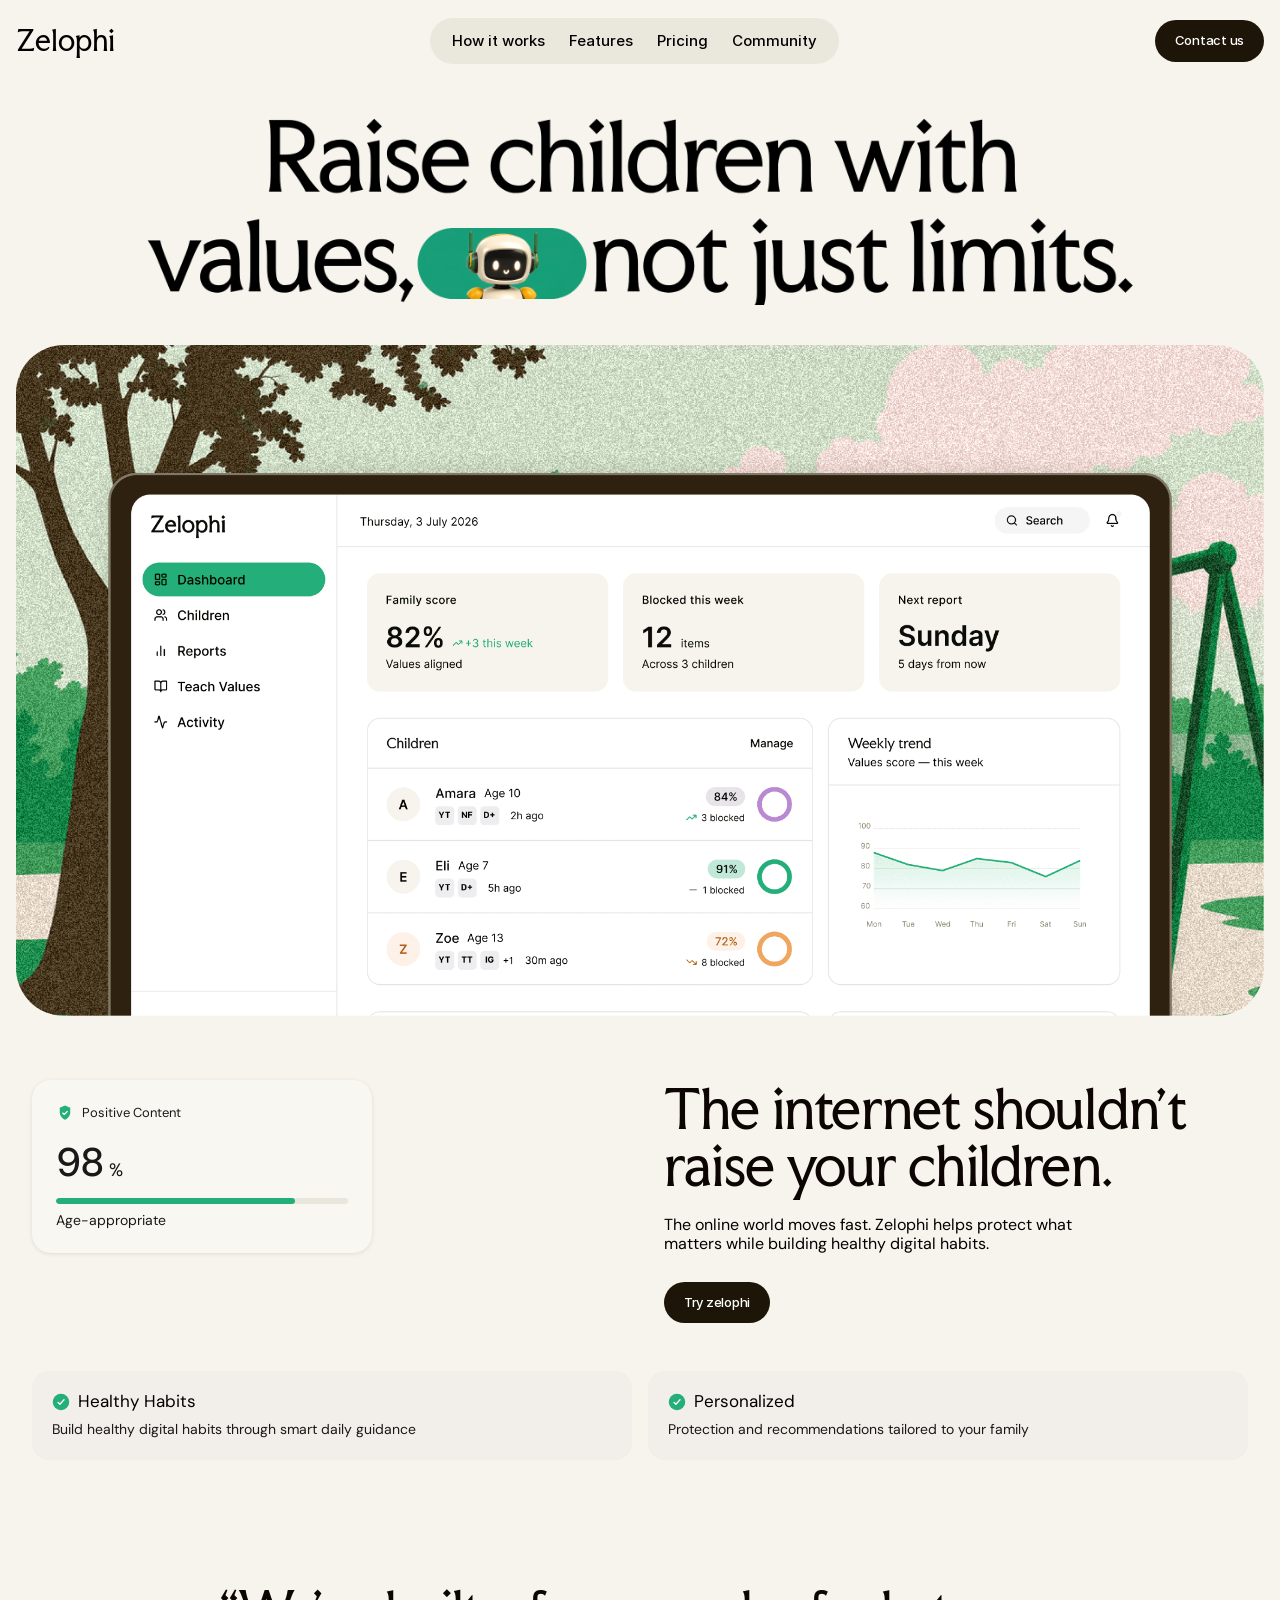
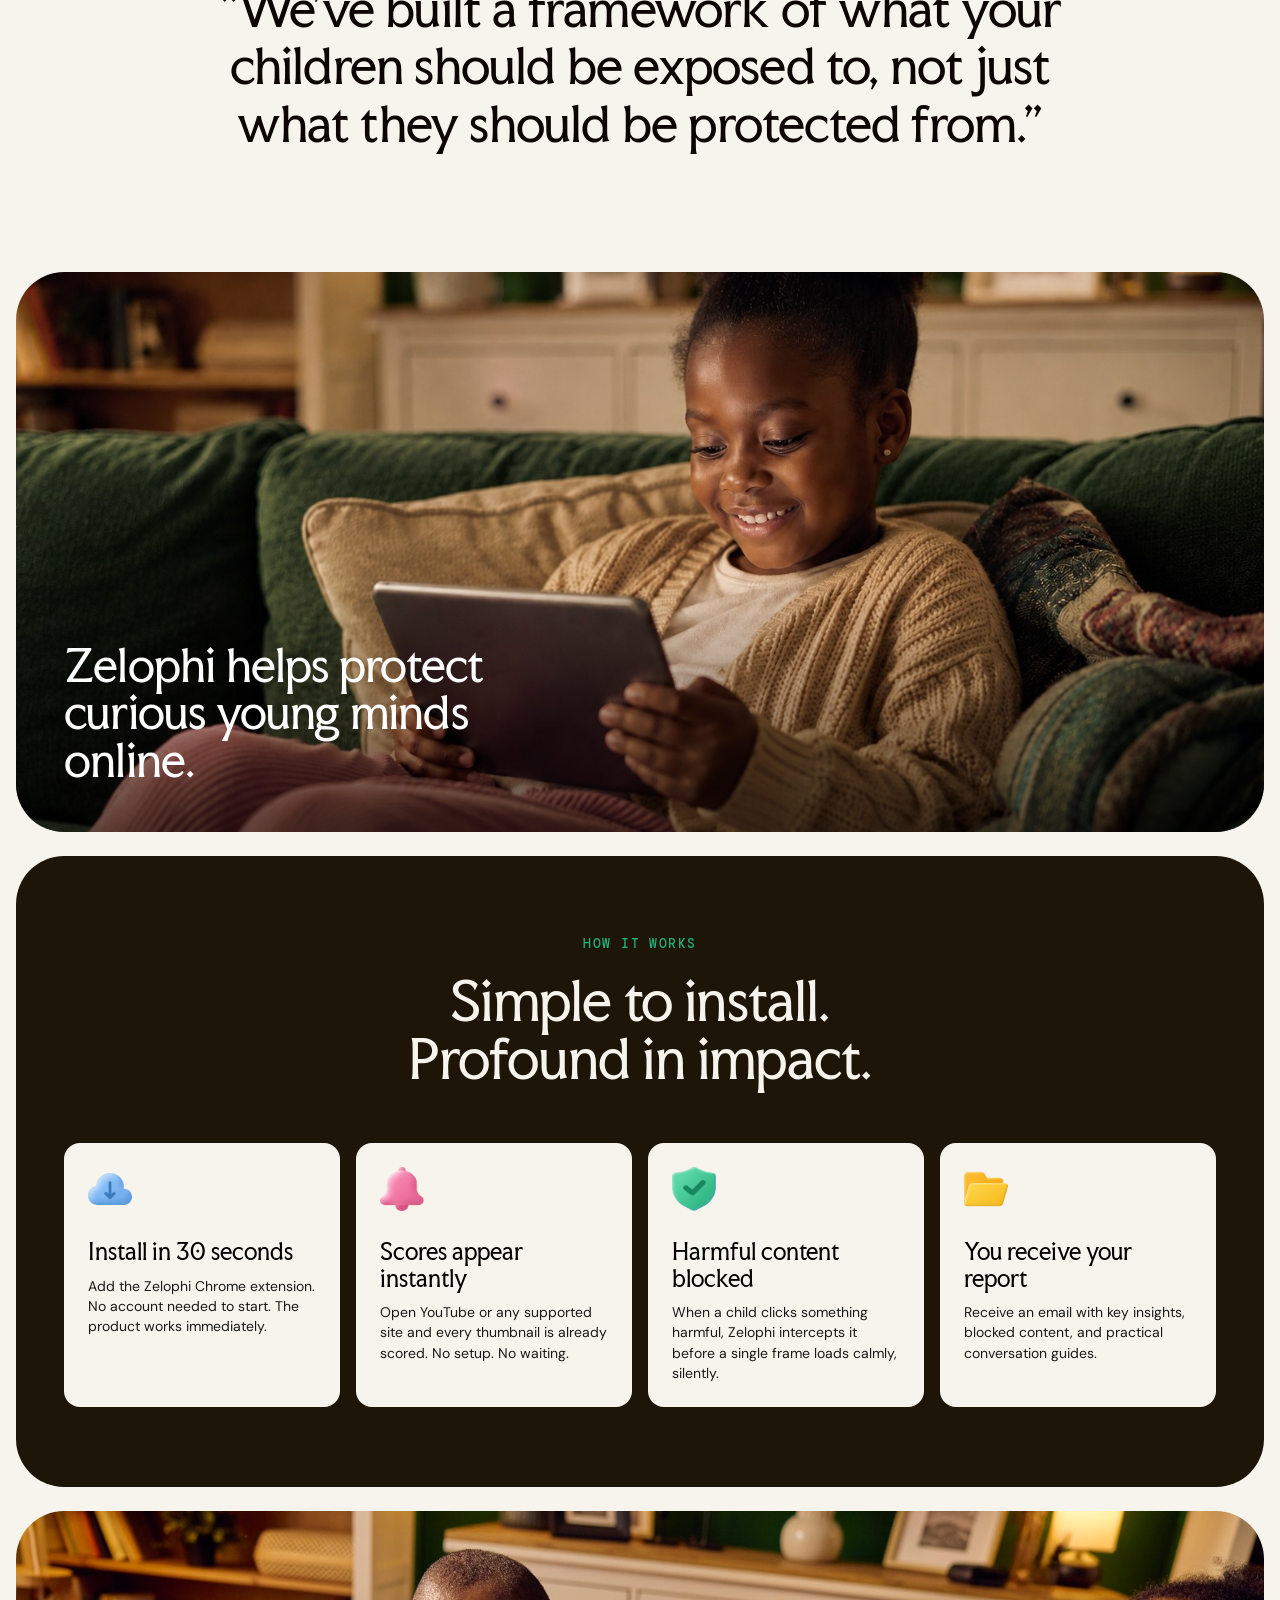
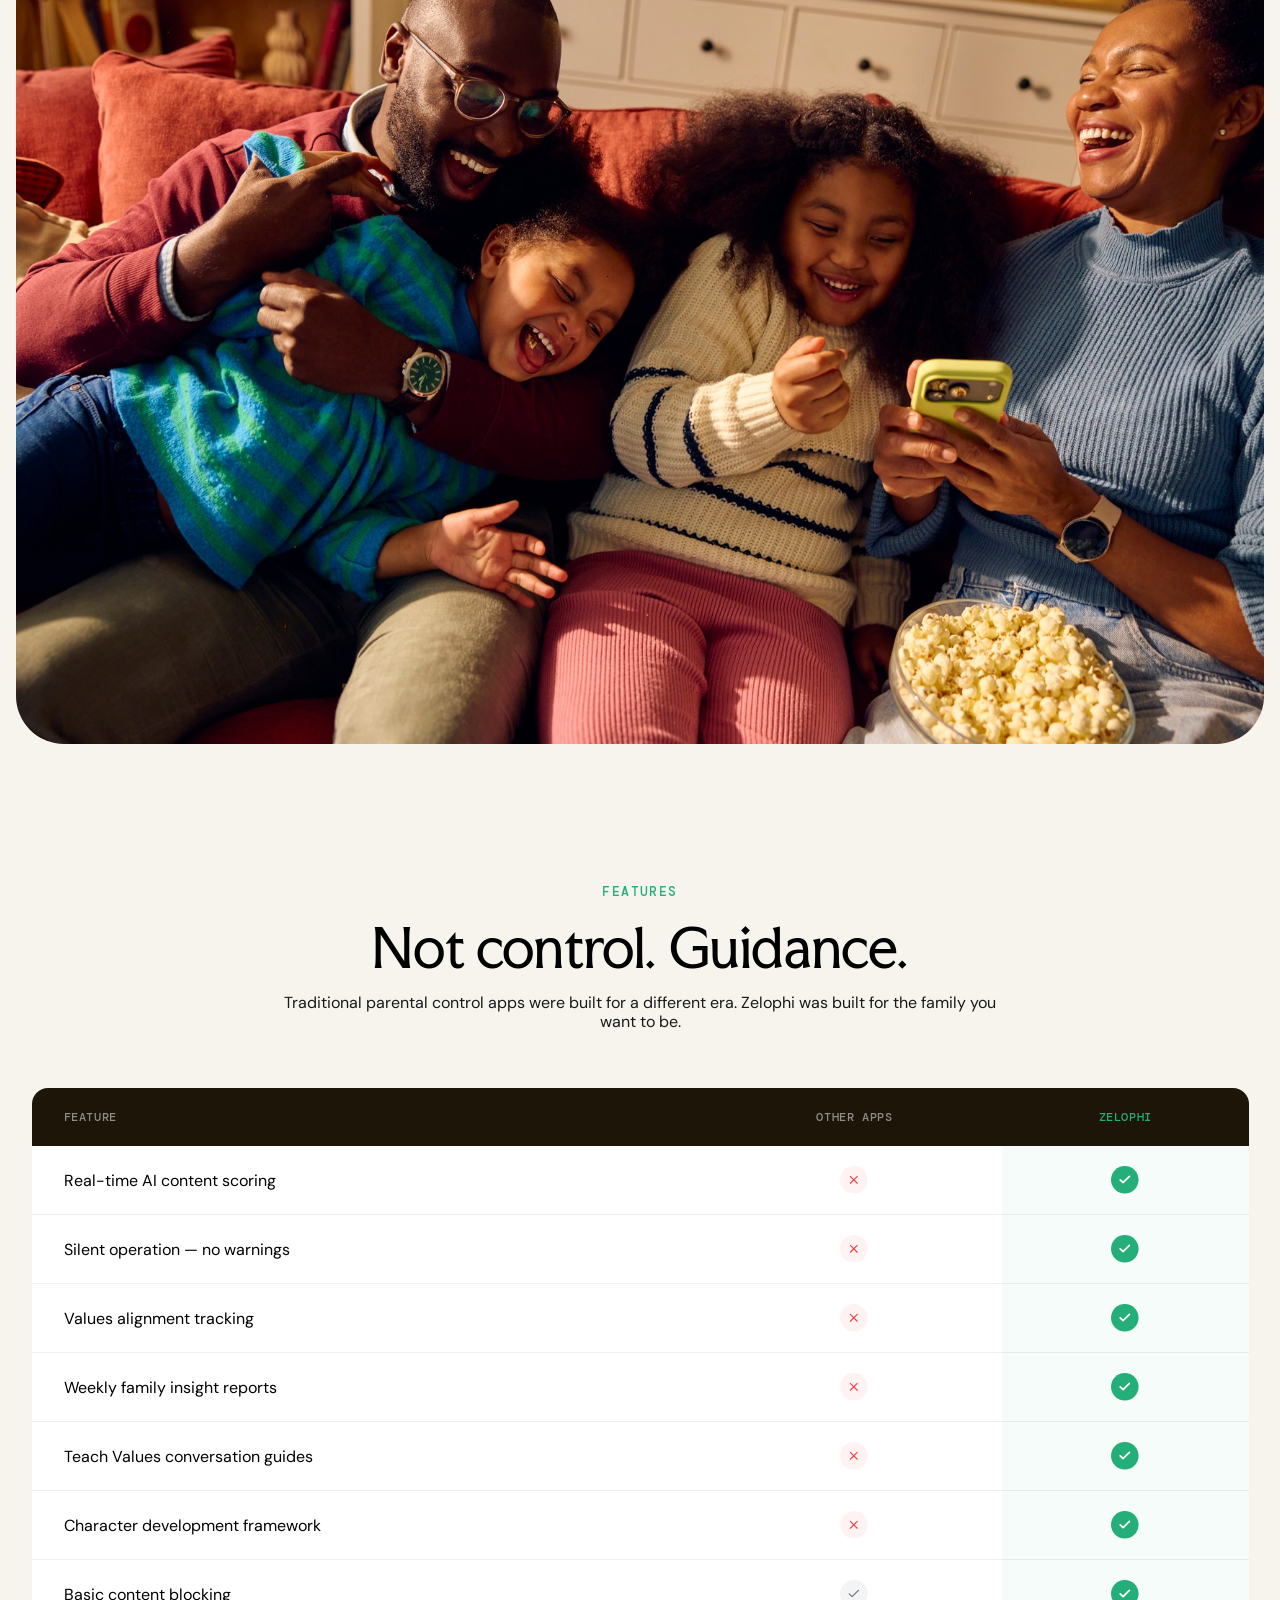
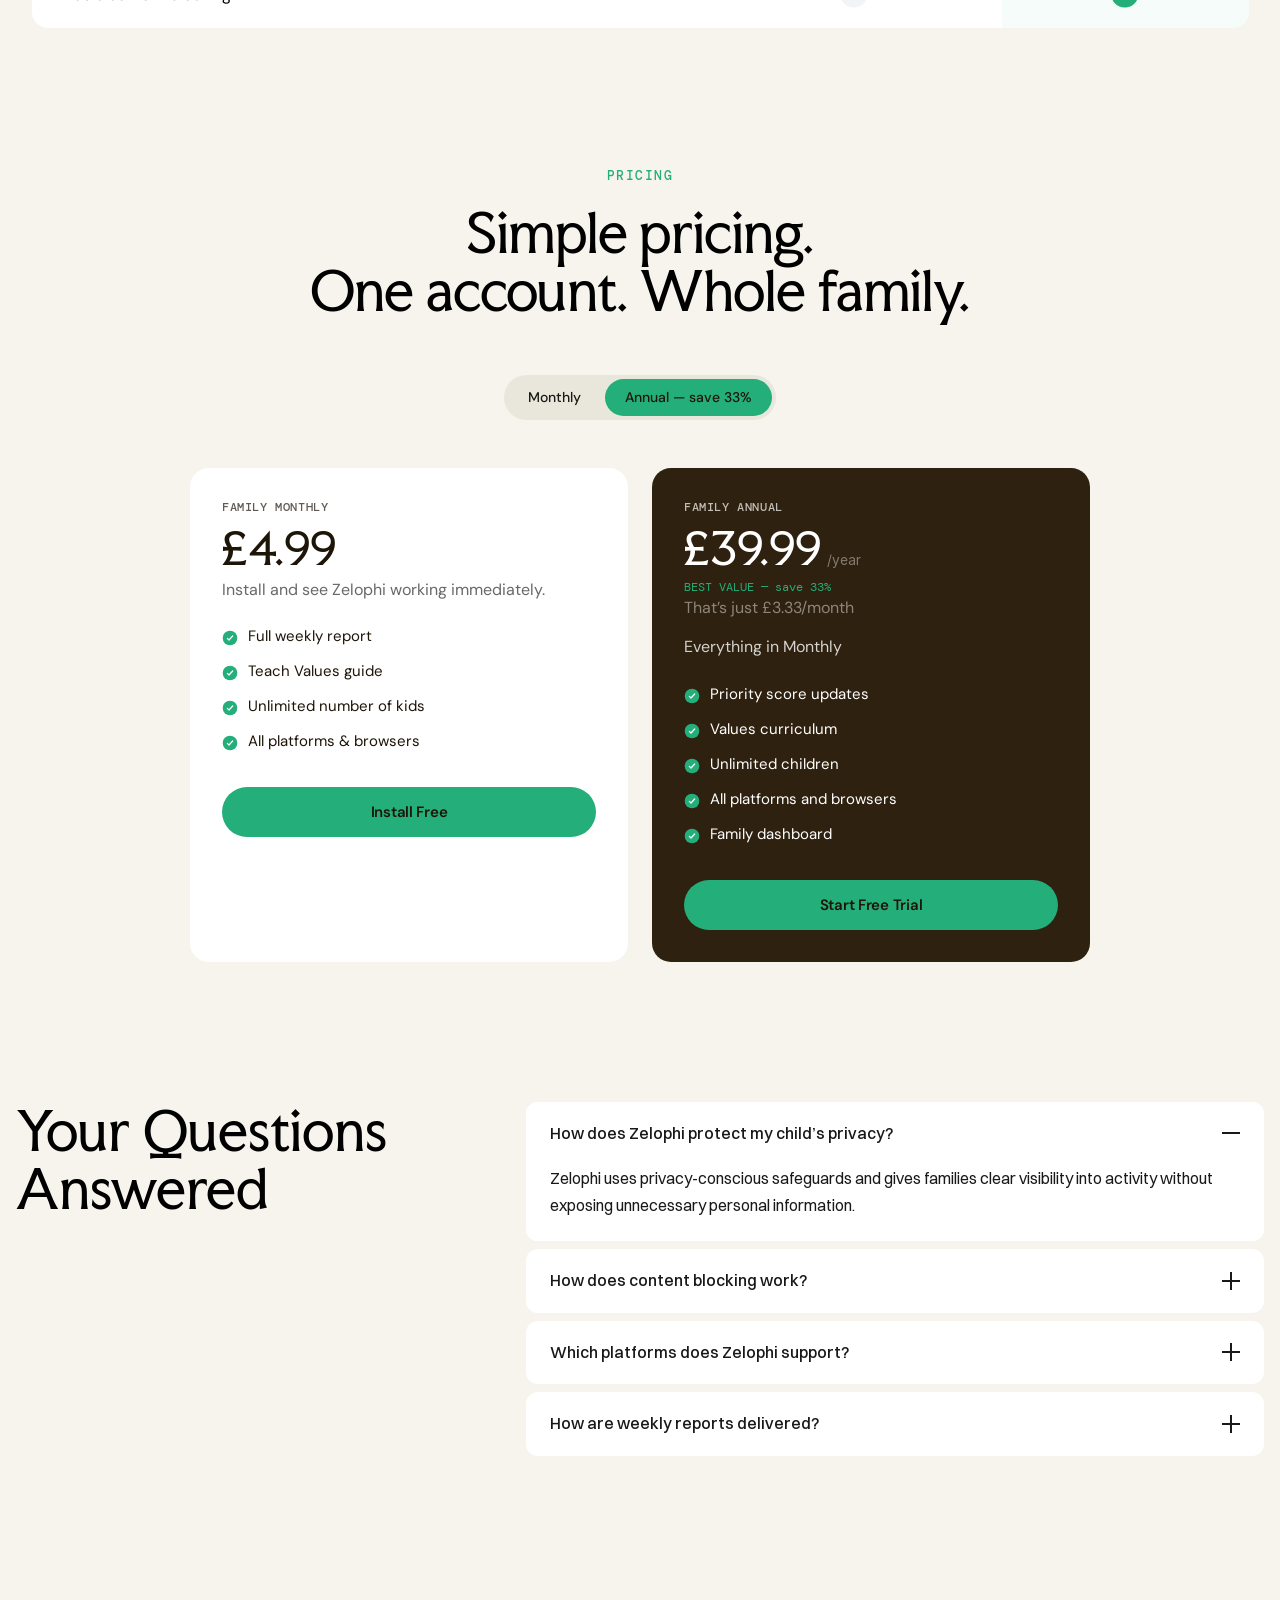
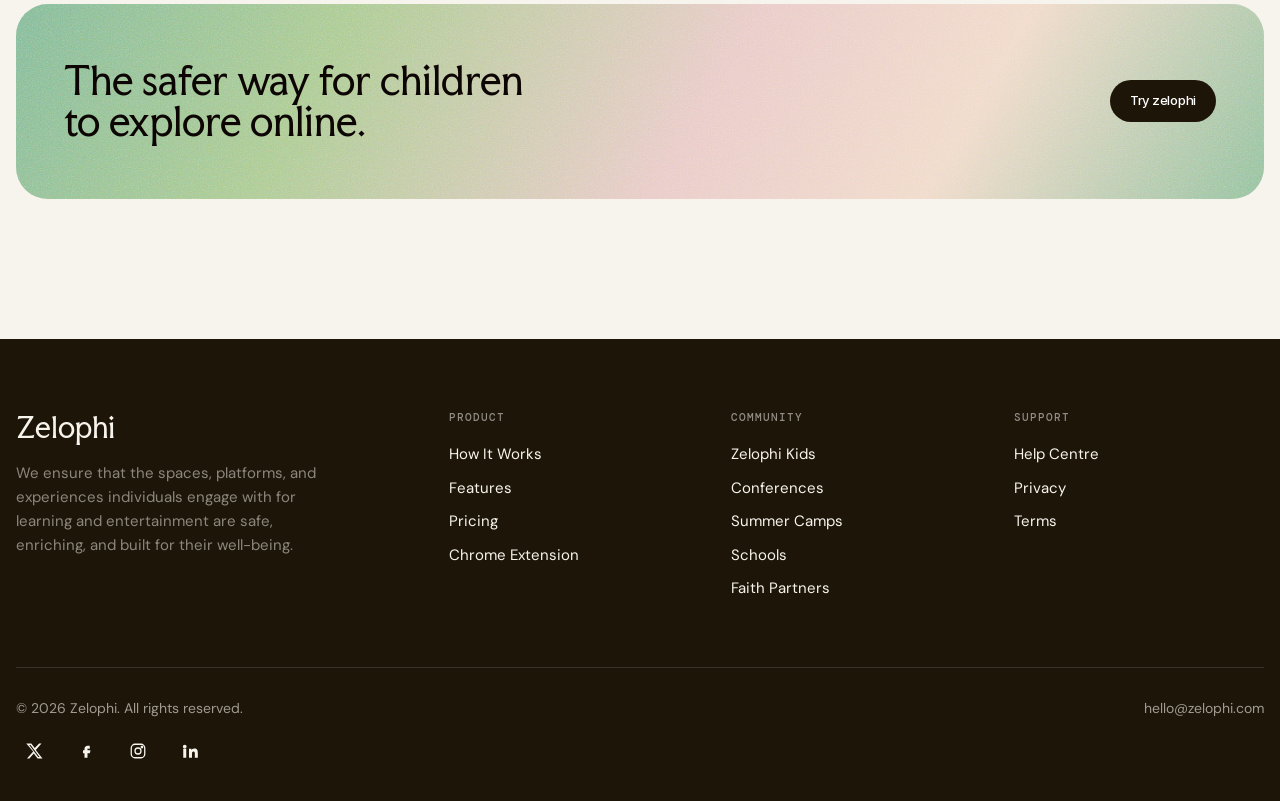
<file: index.html>
<!doctype html>
<html lang="en">
<head>
<meta charset="utf-8">
<meta name="viewport" content="width=device-width, initial-scale=1">
<title>Zelophi</title>
<meta name="description" content="Making digital parenting easier.">
<link rel="icon" href="assets/images/Ye9JziiYfLJmm2CBOEYzfCApOD0.png">
<link rel="stylesheet" href="css/fonts.css">
<link rel="stylesheet" href="css/styles.css">
</head>
<body>

<header class="site-header">
  <div class="site-header__inner">
    <a href="index.html" class="logo">Zelophi</a>
    <nav class="nav-pill">
      <a href="#how-it-works">How it works</a>
      <a href="#FEATURES">Features</a>
      <a href="#Pricing">Pricing</a>
      <a href="community.html">Community</a>
    </nav>
    <a href="contact.html" class="btn btn--dark header-cta">Contact us</a>
    <button class="hamburger" aria-label="Open menu" aria-expanded="false">
      <svg viewBox="0 0 24 24" fill="none" stroke="currentColor" stroke-width="2" stroke-linecap="round"><line x1="3" y1="7" x2="21" y2="7"/><line x1="3" y1="12" x2="21" y2="12"/><line x1="3" y1="17" x2="21" y2="17"/></svg>
    </button>
  </div>
  <nav class="mobile-nav container">
    <a href="#how-it-works">How it works</a>
    <a href="#FEATURES">Features</a>
    <a href="#Pricing">Pricing</a>
    <a href="community.html">Community</a>
    <a href="contact.html" class="btn btn--green btn--block">Contact us&#8599;</a>
  </nav>
</header>

<main>

  <!-- HERO -->
  <section class="hero">
    <img class="hero__headline reveal-scale" src="assets/images/5Hz2NeVSn4NVNjMa4mvQ8OAxRxc.gif" alt="Raise children with values, not just limits." width="1387" height="230">
    <img class="hero__headline-mobile reveal-scale" src="assets/images/6jMNYCJTyor5GnSEt9WBh9g0qc.gif" alt="Raise children with values, not just limits." width="401" height="168">

    <div class="hero__visual-wrap reveal">
      <div class="hero__visual">
        <img src="assets/images/P6MhhPb6WOwVdYxcbDdrdhkN9X4.png" alt="Zelophi dashboard showing family score, blocked content this week, and weekly values trend">
      </div>
    </div>

    <div class="hero__body">
      <div class="stat-card reveal">
        <div class="stat-card__badge">
          <svg width="18" height="18" viewBox="0 0 24 24" fill="none"><path d="M12 2l7 3v6c0 5-3.5 8.5-7 10-3.5-1.5-7-5-7-10V5l7-3z" fill="#24AE79"/><path d="M9 12l2 2 4-4" stroke="#fff" stroke-width="1.5" stroke-linecap="round" stroke-linejoin="round"/></svg>
          Positive Content
        </div>
        <div class="stat-card__value">98<span>%</span></div>
        <div class="stat-card__bar"><i></i></div>
        <div class="stat-card__label">Age-appropriate</div>
      </div>

      <div class="hero__copy reveal">
        <h2>The internet shouldn't raise your children.</h2>
        <p>The online world moves fast. Zelophi helps protect what matters while building healthy digital habits.</p>
        <a href="contact.html" class="btn btn--dark">Try zelophi</a>
      </div>
    </div>

    <div class="feature-mini-row">
      <div class="feature-mini reveal">
        <div class="feature-mini__title">
          <svg viewBox="0 0 24 24" fill="none"><circle cx="12" cy="12" r="11" fill="#24AE79"/><path d="M8 12.5l2.5 2.5L16 9" stroke="#fff" stroke-width="1.8" stroke-linecap="round" stroke-linejoin="round"/></svg>
          Healthy Habits
        </div>
        <p>Build healthy digital habits through smart daily guidance</p>
      </div>
      <div class="feature-mini reveal">
        <div class="feature-mini__title">
          <svg viewBox="0 0 24 24" fill="none"><circle cx="12" cy="12" r="11" fill="#24AE79"/><path d="M8 12.5l2.5 2.5L16 9" stroke="#fff" stroke-width="1.8" stroke-linecap="round" stroke-linejoin="round"/></svg>
          Personalized
        </div>
        <p>Protection and recommendations tailored to your family</p>
      </div>
    </div>
  </section>

  <!-- QUOTE -->
  <section class="quote reveal">
    <p>&ldquo;We&rsquo;ve built a framework of what your children should be exposed to, not just what they should be protected from.&rdquo;</p>
  </section>

  <!-- PHOTO OVERLAY -->
  <section class="photo-overlay reveal">
    <div class="photo-overlay__frame">
      <img src="assets/images/CeIgaekHgAC8KlB1gPp0skYMw.jpg" alt="Child relaxing on a sofa using a tablet">
      <h2>Zelophi helps protect curious young minds online.</h2>
    </div>
  </section>

  <!-- HOW IT WORKS -->
  <section class="dark-panel" id="how-it-works">
    <div class="dark-panel__inner reveal">
      <span class="eyebrow">How it works</span>
      <h2>Simple to install.<br>Profound in impact.</h2>
      <div class="how-grid">
        <div class="how-card">
          <img src="assets/images/FCyWThHI0rWb04H2pKu3GCefxZg.png" alt="">
          <h3>Install in 30 seconds</h3>
          <p>Add the Zelophi Chrome extension. No account needed to start. The product works immediately.</p>
        </div>
        <div class="how-card">
          <img src="assets/images/VOrXQxGQqewdvqF4Ghn8FaeL2A.png" alt="">
          <h3>Scores appear instantly</h3>
          <p>Open YouTube or any supported site and every thumbnail is already scored. No setup. No waiting.</p>
        </div>
        <div class="how-card">
          <img src="assets/images/vncpkvJQxmAlvaaQUrUonHCfNac.png" alt="">
          <h3>Harmful content blocked</h3>
          <p>When a child clicks something harmful, Zelophi intercepts it before a single frame loads calmly, silently.</p>
        </div>
        <div class="how-card">
          <img src="assets/images/0ULNY1LLI9tjr22OoiBGrGqqAcM.png" alt="">
          <h3>You receive your report</h3>
          <p>Receive an email with key insights, blocked content, and practical conversation guides.</p>
        </div>
      </div>
    </div>
  </section>

  <!-- FULL BLEED FAMILY PHOTO -->
  <div class="photo-band reveal">
    <img src="assets/images/IOCOPXibMLFhGrF0yVeofRGcs.jpg" alt="A family laughing together on the sofa">
  </div>

  <!-- FEATURES -->
  <section class="features-section" id="FEATURES">
    <div class="section-head reveal">
      <span class="eyebrow">Features</span>
      <h2>Not control. Guidance.</h2>
      <p>Traditional parental control apps were built for a different era. Zelophi was built for the family you want to be.</p>
    </div>
    <div class="table-wrap reveal">
      <table class="compare-table">
        <thead>
          <tr>
            <th>Feature</th>
            <th class="col-center">Other Apps</th>
            <th class="col-center">Zelophi</th>
          </tr>
        </thead>
        <tbody>
          <tr>
            <td>Real-time AI content scoring</td>
            <td class="col-center"><img class="check-icon" src="assets/images/ONuHK4Fpks9Pda7XhKL9gOOKog.svg" alt="No"></td>
            <td class="col-center zelophi-col"><img class="check-icon" src="assets/images/SRQT3q4Df0P5GAQwU6nX6ki1TI.svg" alt="Yes"></td>
          </tr>
          <tr>
            <td>Silent operation — no warnings</td>
            <td class="col-center"><img class="check-icon" src="assets/images/ONuHK4Fpks9Pda7XhKL9gOOKog.svg" alt="No"></td>
            <td class="col-center zelophi-col"><img class="check-icon" src="assets/images/SRQT3q4Df0P5GAQwU6nX6ki1TI.svg" alt="Yes"></td>
          </tr>
          <tr>
            <td>Values alignment tracking</td>
            <td class="col-center"><img class="check-icon" src="assets/images/ONuHK4Fpks9Pda7XhKL9gOOKog.svg" alt="No"></td>
            <td class="col-center zelophi-col"><img class="check-icon" src="assets/images/SRQT3q4Df0P5GAQwU6nX6ki1TI.svg" alt="Yes"></td>
          </tr>
          <tr>
            <td>Weekly family insight reports</td>
            <td class="col-center"><img class="check-icon" src="assets/images/ONuHK4Fpks9Pda7XhKL9gOOKog.svg" alt="No"></td>
            <td class="col-center zelophi-col"><img class="check-icon" src="assets/images/SRQT3q4Df0P5GAQwU6nX6ki1TI.svg" alt="Yes"></td>
          </tr>
          <tr>
            <td>Teach Values conversation guides</td>
            <td class="col-center"><img class="check-icon" src="assets/images/ONuHK4Fpks9Pda7XhKL9gOOKog.svg" alt="No"></td>
            <td class="col-center zelophi-col"><img class="check-icon" src="assets/images/SRQT3q4Df0P5GAQwU6nX6ki1TI.svg" alt="Yes"></td>
          </tr>
          <tr>
            <td>Character development framework</td>
            <td class="col-center"><img class="check-icon" src="assets/images/ONuHK4Fpks9Pda7XhKL9gOOKog.svg" alt="No"></td>
            <td class="col-center zelophi-col"><img class="check-icon" src="assets/images/SRQT3q4Df0P5GAQwU6nX6ki1TI.svg" alt="Yes"></td>
          </tr>
          <tr>
            <td>Basic content blocking</td>
            <td class="col-center"><img class="check-icon" src="assets/images/P6wqWrnljUSZOuEVQ9WG5H7S71k.svg" alt="Yes"></td>
            <td class="col-center zelophi-col"><img class="check-icon" src="assets/images/SRQT3q4Df0P5GAQwU6nX6ki1TI.svg" alt="Yes"></td>
          </tr>
        </tbody>
      </table>
    </div>
  </section>

  <!-- PRICING -->
  <section class="pricing-section" id="Pricing">
    <div class="section-head reveal">
      <span class="eyebrow">Pricing</span>
      <h2>Simple pricing.<br>One account. Whole family.</h2>
    </div>
    <div class="pricing-toggle reveal">
      <div class="pricing-toggle__track">
        <button data-plan="monthly">Monthly</button>
        <button data-plan="annual" class="is-active">Annual — save 33%</button>
      </div>
    </div>
    <div class="pricing-cards reveal">
      <div class="price-card price-card--light" data-plan="monthly">
        <span class="price-card__plan">Family Monthly</span>
        <div class="price-card__price">&pound;4.99</div>
        <p class="price-card__desc">Install and see Zelophi working immediately.</p>
        <ul class="price-card__list">
          <li><svg width="16" height="16" viewBox="0 0 24 24" fill="none"><circle cx="12" cy="12" r="11" fill="#24AE79"/><path d="M8 12.5l2.5 2.5L16 9" stroke="#fff" stroke-width="1.8" stroke-linecap="round" stroke-linejoin="round"/></svg> Full weekly report</li>
          <li><svg width="16" height="16" viewBox="0 0 24 24" fill="none"><circle cx="12" cy="12" r="11" fill="#24AE79"/><path d="M8 12.5l2.5 2.5L16 9" stroke="#fff" stroke-width="1.8" stroke-linecap="round" stroke-linejoin="round"/></svg> Teach Values guide</li>
          <li><svg width="16" height="16" viewBox="0 0 24 24" fill="none"><circle cx="12" cy="12" r="11" fill="#24AE79"/><path d="M8 12.5l2.5 2.5L16 9" stroke="#fff" stroke-width="1.8" stroke-linecap="round" stroke-linejoin="round"/></svg> Unlimited number of kids</li>
          <li><svg width="16" height="16" viewBox="0 0 24 24" fill="none"><circle cx="12" cy="12" r="11" fill="#24AE79"/><path d="M8 12.5l2.5 2.5L16 9" stroke="#fff" stroke-width="1.8" stroke-linecap="round" stroke-linejoin="round"/></svg> All platforms &amp; browsers</li>
        </ul>
        <a href="contact.html" class="btn btn--green-lg btn--block">Install Free</a>
      </div>
      <div class="price-card price-card--dark" data-plan="annual">
        <span class="price-card__plan">Family Annual</span>
        <div class="price-card__price">&pound;39.99<small>/year</small></div>
        <span class="price-card__badge">BEST VALUE — save 33%</span>
        <p class="price-card__note">That&rsquo;s just &pound;3.33/month</p>
        <p class="price-card__desc">Everything in Monthly</p>
        <ul class="price-card__list">
          <li><svg width="16" height="16" viewBox="0 0 24 24" fill="none"><circle cx="12" cy="12" r="11" fill="#24AE79"/><path d="M8 12.5l2.5 2.5L16 9" stroke="#fff" stroke-width="1.8" stroke-linecap="round" stroke-linejoin="round"/></svg> Priority score updates</li>
          <li><svg width="16" height="16" viewBox="0 0 24 24" fill="none"><circle cx="12" cy="12" r="11" fill="#24AE79"/><path d="M8 12.5l2.5 2.5L16 9" stroke="#fff" stroke-width="1.8" stroke-linecap="round" stroke-linejoin="round"/></svg> Values curriculum</li>
          <li><svg width="16" height="16" viewBox="0 0 24 24" fill="none"><circle cx="12" cy="12" r="11" fill="#24AE79"/><path d="M8 12.5l2.5 2.5L16 9" stroke="#fff" stroke-width="1.8" stroke-linecap="round" stroke-linejoin="round"/></svg> Unlimited children</li>
          <li><svg width="16" height="16" viewBox="0 0 24 24" fill="none"><circle cx="12" cy="12" r="11" fill="#24AE79"/><path d="M8 12.5l2.5 2.5L16 9" stroke="#fff" stroke-width="1.8" stroke-linecap="round" stroke-linejoin="round"/></svg> All platforms and browsers</li>
          <li><svg width="16" height="16" viewBox="0 0 24 24" fill="none"><circle cx="12" cy="12" r="11" fill="#24AE79"/><path d="M8 12.5l2.5 2.5L16 9" stroke="#fff" stroke-width="1.8" stroke-linecap="round" stroke-linejoin="round"/></svg> Family dashboard</li>
        </ul>
        <a href="contact.html" class="btn btn--green-lg btn--block">Start Free Trial</a>
      </div>
    </div>
  </section>

  <!-- FAQ -->
  <section class="faq-section">
    <div class="faq-layout">
      <h2 class="reveal">Your Questions Answered</h2>
      <div class="faq-list reveal">
        <div class="faq-item is-open">
          <button class="faq-item__q"><span>How does Zelophi protect my child&rsquo;s privacy?</span><span class="faq-item__icon"></span></button>
          <div class="faq-item__a"><p>Zelophi uses privacy-conscious safeguards and gives families clear visibility into activity without exposing unnecessary personal information.</p></div>
        </div>
        <div class="faq-item">
          <button class="faq-item__q"><span>How does content blocking work?</span><span class="faq-item__icon"></span></button>
          <div class="faq-item__a"><p>Potentially harmful content is identified and interrupted before it loads, while parents receive useful context for a calm follow-up conversation.</p></div>
        </div>
        <div class="faq-item">
          <button class="faq-item__q"><span>Which platforms does Zelophi support?</span><span class="faq-item__icon"></span></button>
          <div class="faq-item__a"><p>Zelophi is designed for supported browsers and online platforms used by families. The latest compatibility details are available during installation.</p></div>
        </div>
        <div class="faq-item">
          <button class="faq-item__q"><span>How are weekly reports delivered?</span><span class="faq-item__icon"></span></button>
          <div class="faq-item__a"><p>A concise family report is delivered by email each week, summarising activity, blocked content, and useful conversation prompts.</p></div>
        </div>
      </div>
    </div>
  </section>

  <!-- FINAL CTA -->
  <div class="cta-band reveal">
    <div class="cta-band__inner">
      <h2>The safer way for children to explore online.</h2>
      <a href="contact.html" class="btn btn--dark">Try zelophi</a>
    </div>
  </div>

</main>

<footer class="site-footer">
  <div class="footer-top">
    <div class="footer-brand">
      <div class="logo">Zelophi</div>
      <p>We ensure that the spaces, platforms, and experiences individuals engage with for learning and entertainment are safe, enriching, and built for their well-being.</p>
    </div>
    <div class="footer-col">
      <h4>Product</h4>
      <ul>
        <li><a href="index.html#how-it-works">How It Works</a></li>
        <li><a href="index.html#FEATURES">Features</a></li>
        <li><a href="index.html#Pricing">Pricing</a></li>
        <li><a href="#">Chrome Extension</a></li>
      </ul>
    </div>
    <div class="footer-col">
      <h4>Community</h4>
      <ul>
        <li><a href="community.html">Zelophi Kids</a></li>
        <li><a href="#">Conferences</a></li>
        <li><a href="#">Summer Camps</a></li>
        <li><a href="#">Schools</a></li>
        <li><a href="#">Faith Partners</a></li>
      </ul>
    </div>
    <div class="footer-col">
      <h4>Support</h4>
      <ul>
        <li><a href="#">Help Centre</a></li>
        <li><a href="#">Privacy</a></li>
        <li><a href="#">Terms</a></li>
      </ul>
    </div>
  </div>
  <div class="footer-bottom">
    <p>&copy; 2026 Zelophi. All rights reserved.</p>
    <p><a href="mailto:hello@zelophi.com">hello@zelophi.com</a></p>
    <div class="footer-social">
      <a href="#" aria-label="X"><svg width="18" height="18" viewBox="0 0 24 24" fill="currentColor"><path d="M18.9 2H22l-7.6 8.7L23.3 22H16.8l-5.1-6.7L5.8 22H2.7l8.2-9.3L1.7 2h6.7l4.6 6.1L18.9 2Zm-1.2 18h1.7L7.4 3.9H5.6L17.7 20Z"/></svg></a>
      <a href="#" aria-label="Facebook"><svg width="18" height="18" viewBox="0 0 24 24" fill="currentColor"><path d="M14 9h3V5h-3c-2.2 0-4 1.8-4 4v2H8v4h2v6h4v-6h3l1-4h-4V9c0-.6.4-1 1-1Z"/></svg></a>
      <a href="#" aria-label="Instagram"><svg width="18" height="18" viewBox="0 0 24 24" fill="none" stroke="currentColor" stroke-width="1.7"><rect x="3" y="3" width="18" height="18" rx="5"/><circle cx="12" cy="12" r="4"/><circle cx="17.3" cy="6.7" r="1"/></svg></a>
      <a href="#" aria-label="LinkedIn"><svg width="18" height="18" viewBox="0 0 24 24" fill="currentColor"><path d="M4.98 3.5a2.5 2.5 0 1 1 0 5 2.5 2.5 0 0 1 0-5ZM3 9h4v12H3V9Zm7 0h3.8v1.7h.05c.53-1 1.84-2.05 3.8-2.05 4.06 0 4.8 2.67 4.8 6.14V21h-4v-5.3c0-1.26-.02-2.9-1.77-2.9-1.77 0-2.04 1.38-2.04 2.8V21h-4V9Z"/></svg></a>
    </div>
  </div>
</footer>

<script src="js/main.js"></script>
</body>
</html>
</file>
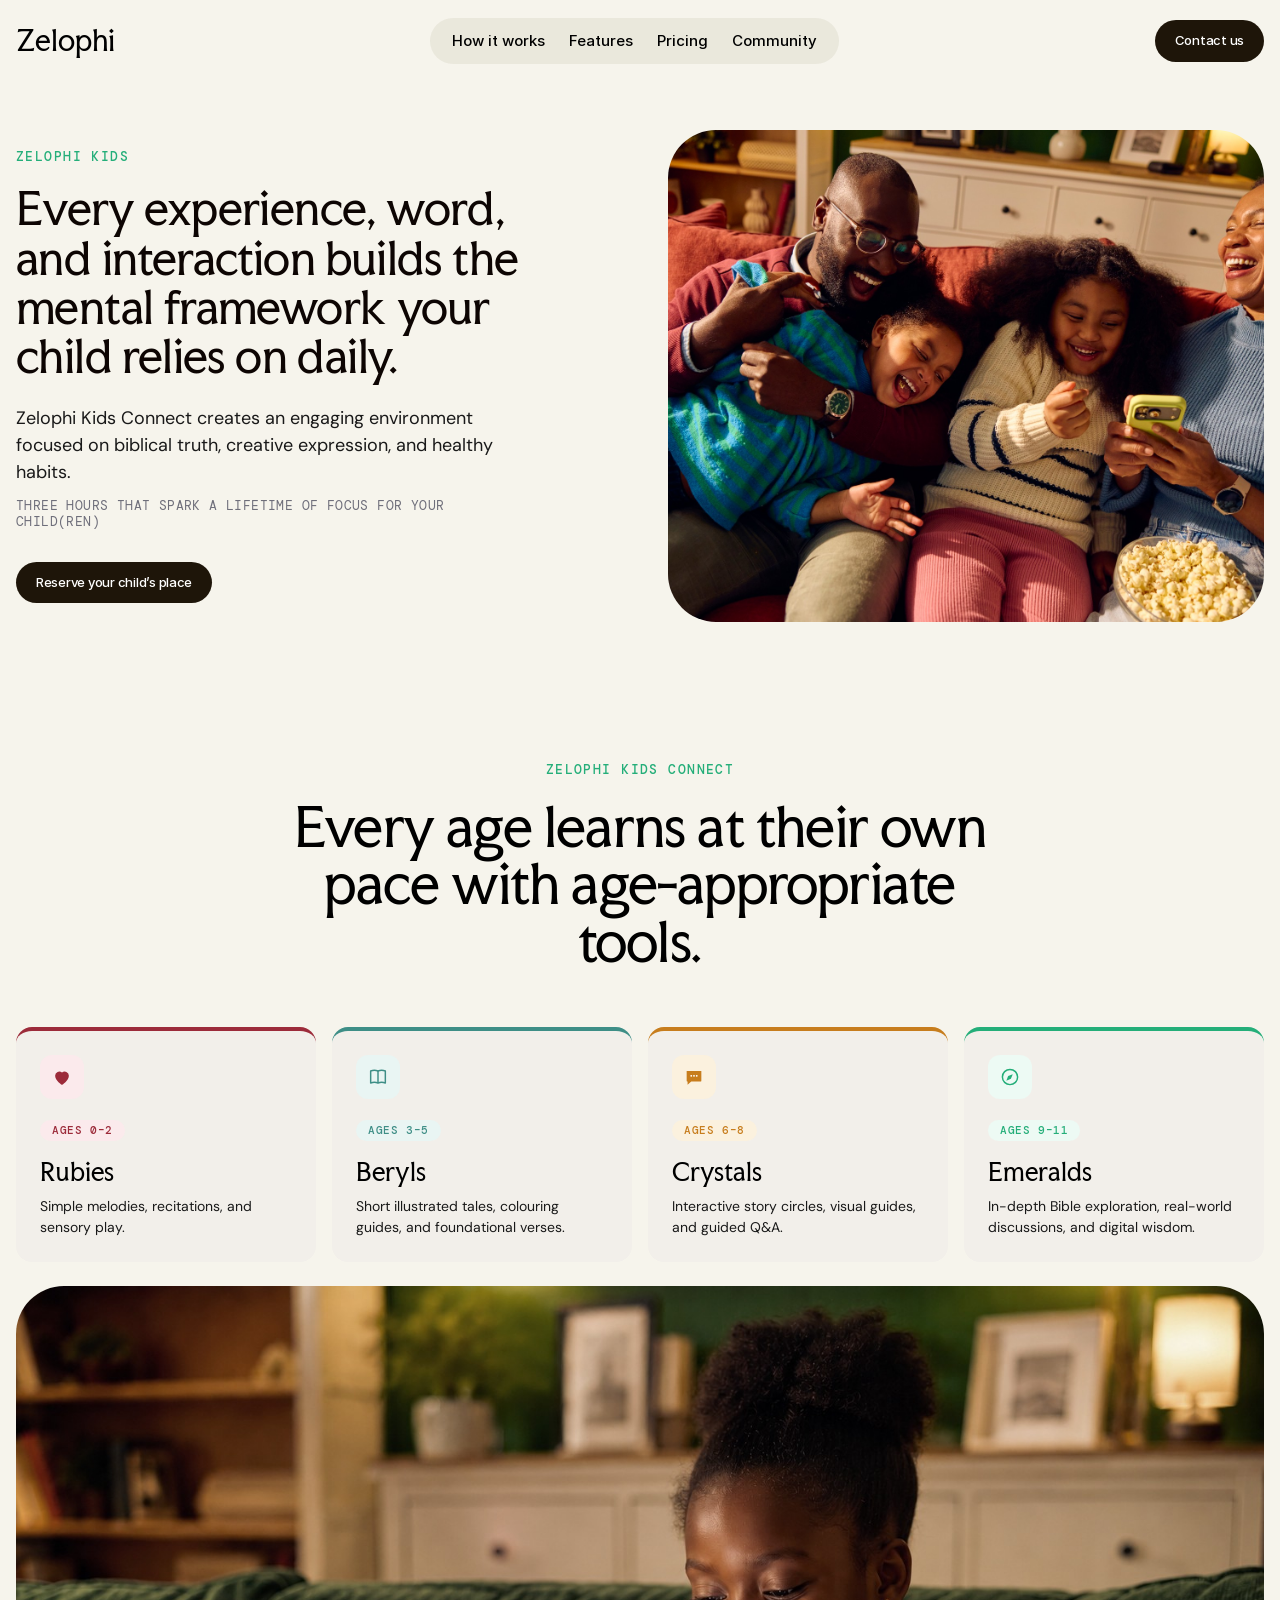
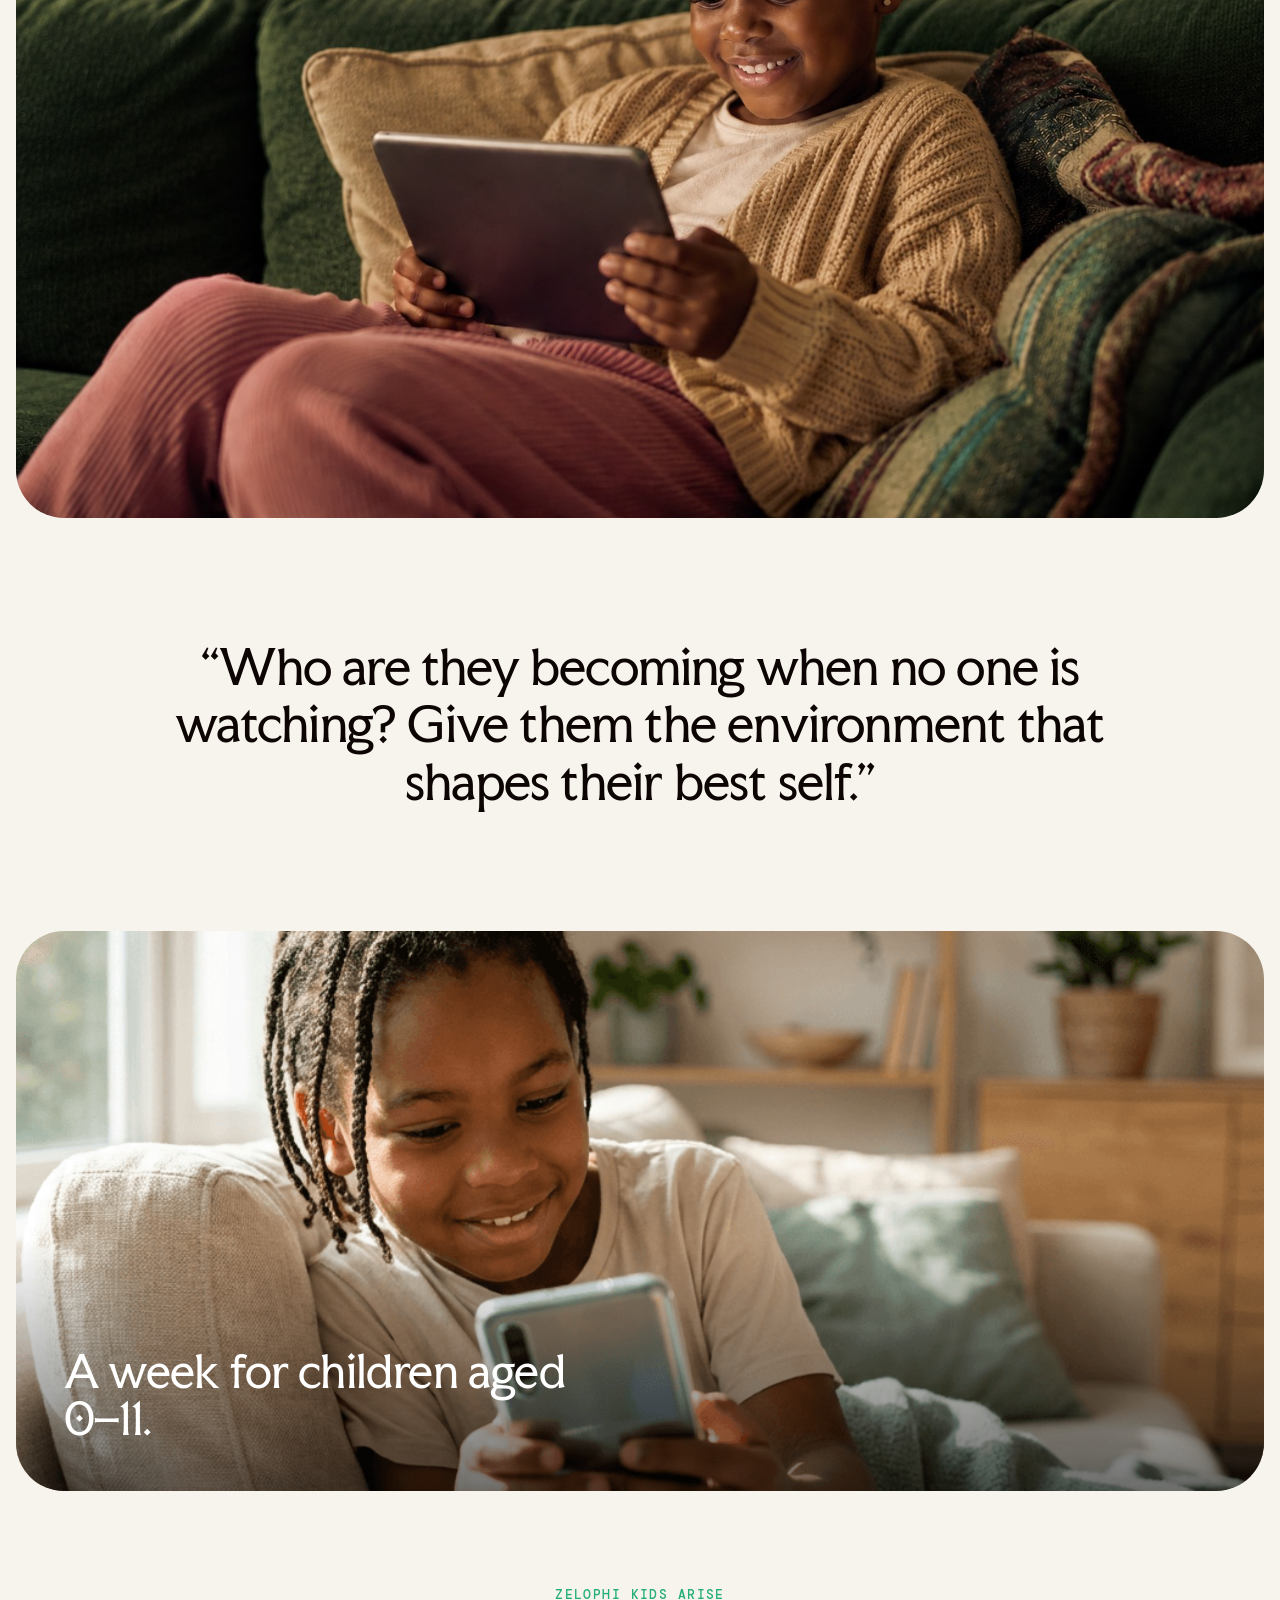
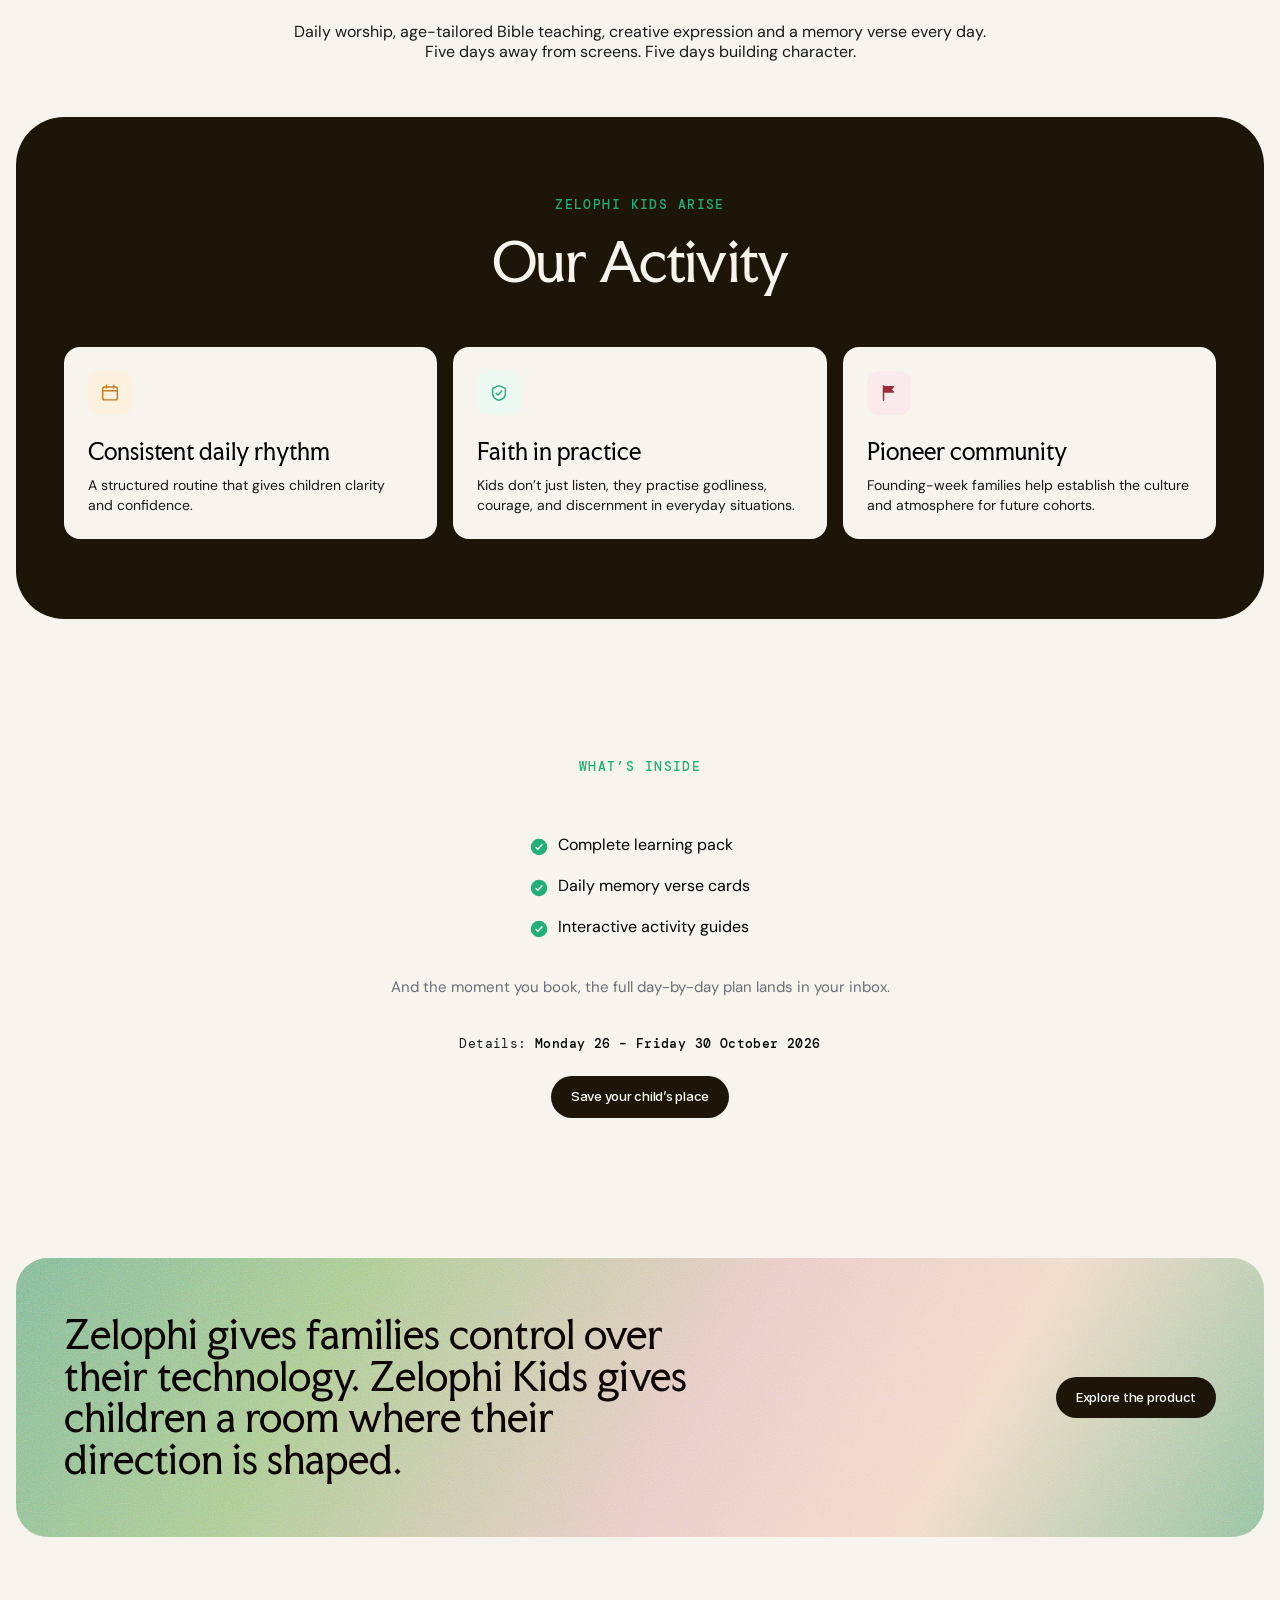
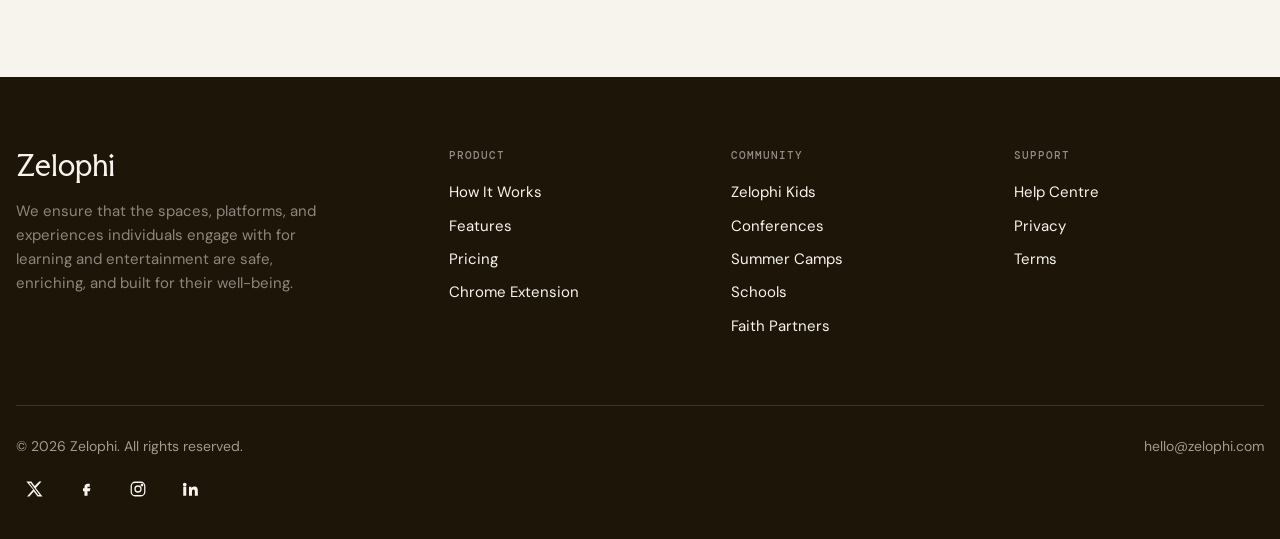
<file: community.html>
<!doctype html>
<html lang="en">
<head>
<meta charset="utf-8">
<meta name="viewport" content="width=device-width, initial-scale=1">
<title>Zelophi — Community</title>
<meta name="description" content="Zelophi Kids Connect and Zelophi Kids Arise — faith-centred community programs for children.">
<link rel="icon" href="assets/images/Ye9JziiYfLJmm2CBOEYzfCApOD0.png">
<link rel="stylesheet" href="css/fonts.css">
<link rel="stylesheet" href="css/styles.css">
</head>
<body>

<header class="site-header">
  <div class="site-header__inner">
    <a href="index.html" class="logo">Zelophi</a>
    <nav class="nav-pill">
      <a href="index.html#how-it-works">How it works</a>
      <a href="index.html#FEATURES">Features</a>
      <a href="index.html#Pricing">Pricing</a>
      <a href="community.html">Community</a>
    </nav>
    <a href="contact.html" class="btn btn--dark header-cta">Contact us</a>
    <button class="hamburger" aria-label="Open menu" aria-expanded="false">
      <svg viewBox="0 0 24 24" fill="none" stroke="currentColor" stroke-width="2" stroke-linecap="round"><line x1="3" y1="7" x2="21" y2="7"/><line x1="3" y1="12" x2="21" y2="12"/><line x1="3" y1="17" x2="21" y2="17"/></svg>
    </button>
  </div>
  <nav class="mobile-nav container">
    <a href="index.html#how-it-works">How it works</a>
    <a href="index.html#FEATURES">Features</a>
    <a href="index.html#Pricing">Pricing</a>
    <a href="community.html">Community</a>
    <a href="contact.html" class="btn btn--green btn--block">Contact us&#8599;</a>
  </nav>
</header>

<main>

  <!-- HERO: Zelophi Kids Connect intro -->
  <section class="community-hero reveal">
    <div class="community-hero__copy">
      <span class="eyebrow">Zelophi Kids</span>
      <h1>Every experience, word, and interaction builds the mental framework your child relies on daily.</h1>
      <p class="community-hero__lede">Zelophi Kids Connect creates an engaging environment focused on biblical truth, creative expression, and healthy habits.</p>
      <p class="community-hero__sub">THREE HOURS THAT SPARK A LIFETIME OF FOCUS FOR YOUR CHILD(REN)</p>
      <a href="contact.html" class="btn btn--dark">Reserve your child&rsquo;s place</a>
    </div>
    <div class="community-hero__visual">
      <img src="assets/images/IOCOPXibMLFhGrF0yVeofRGcs.jpg" alt="A family laughing together on the sofa">
    </div>
  </section>

  <!-- AGE GROUPS -->
  <section class="program-section" id="kids-connect">
    <div class="section-head reveal">
      <span class="eyebrow">Zelophi Kids Connect</span>
      <h2>Every age learns at their own pace with age-appropriate tools.</h2>
    </div>
    <div class="age-grid reveal">
      <div class="age-card age-card--ruby">
        <div class="icon-badge"><svg viewBox="0 0 24 24" fill="none"><path d="M12 20.5s-7.5-4.6-7.5-10A4.5 4.5 0 0 1 12 7.2 4.5 4.5 0 0 1 19.5 10.5c0 5.4-7.5 10-7.5 10Z" fill="var(--ruby)"/></svg></div>
        <span class="age-card__age">Ages 0–2</span>
        <h3>Rubies</h3>
        <p>Simple melodies, recitations, and sensory play.</p>
      </div>
      <div class="age-card age-card--beryl">
        <div class="icon-badge"><svg viewBox="0 0 24 24" fill="none"><path d="M4 5.5c2.5-1 5.5-1 8 0 2.5-1 5.5-1 8 0v13c-2.5-1-5.5-1-8 0-2.5-1-5.5-1-8 0v-13Z" stroke="var(--beryl)" stroke-width="1.6" stroke-linejoin="round"/><path d="M12 5.5v13" stroke="var(--beryl)" stroke-width="1.6"/></svg></div>
        <span class="age-card__age">Ages 3–5</span>
        <h3>Beryls</h3>
        <p>Short illustrated tales, colouring guides, and foundational verses.</p>
      </div>
      <div class="age-card age-card--amber">
        <div class="icon-badge"><svg viewBox="0 0 24 24" fill="none"><path d="M4 5.5h16v10.5a1 1 0 0 1-1 1H9l-4 3.5v-3.5H5a1 1 0 0 1-1-1V5.5Z" fill="var(--amber)"/><circle cx="9" cy="10.7" r="1" fill="#fff"/><circle cx="12" cy="10.7" r="1" fill="#fff"/><circle cx="15" cy="10.7" r="1" fill="#fff"/></svg></div>
        <span class="age-card__age">Ages 6–8</span>
        <h3>Crystals</h3>
        <p>Interactive story circles, visual guides, and guided Q&amp;A.</p>
      </div>
      <div class="age-card age-card--emerald">
        <div class="icon-badge"><svg viewBox="0 0 24 24" fill="none"><circle cx="12" cy="12" r="8.3" stroke="var(--brand-green)" stroke-width="1.6"/><path d="M15 9l-2 5-5 2 2-5 5-2Z" fill="var(--brand-green)"/></svg></div>
        <span class="age-card__age">Ages 9–11</span>
        <h3>Emeralds</h3>
        <p>In-depth Bible exploration, real-world discussions, and digital wisdom.</p>
      </div>
    </div>
  </section>

  <!-- FULL-BLEED PHOTO BAND -->
  <div class="photo-band reveal">
    <img src="assets/images/CeIgaekHgAC8KlB1gPp0skYMw.jpg" alt="A child relaxing on a sofa using a tablet">
  </div>

  <!-- QUOTE -->
  <section class="quote reveal">
    <p>&ldquo;Who are they becoming when no one is watching? Give them the environment that shapes their best self.&rdquo;</p>
  </section>

  <!-- ZELOPHI KIDS ARISE INTRO -->
  <section class="photo-overlay reveal" id="kids-arise">
    <div class="photo-overlay__frame">
      <img src="assets/images/HaLeB738mRi3vm7dLfC4guDzMA.png" alt="A child relaxing on a sofa using a phone">
      <h2>A week for children aged 0&ndash;11.</h2>
    </div>
  </section>
  <section class="program-section program-section--tight">
    <div class="section-head reveal">
      <span class="eyebrow">Zelophi Kids Arise</span>
      <p>Daily worship, age-tailored Bible teaching, creative expression and a memory verse every day. Five days away from screens. Five days building character.</p>
    </div>
  </section>

  <!-- OUR ACTIVITY -->
  <div class="dark-panel">
    <div class="dark-panel__inner reveal">
      <span class="eyebrow">Zelophi Kids Arise</span>
      <h2>Our Activity</h2>
      <div class="how-grid how-grid--3">
        <div class="how-card">
          <div class="icon-badge" style="background:var(--amber-bg)"><svg viewBox="0 0 24 24" fill="none"><rect x="4" y="5.5" width="16" height="14" rx="2" stroke="var(--amber)" stroke-width="1.6"/><path d="M4 9.5h16M8 3.5v3M16 3.5v3" stroke="var(--amber)" stroke-width="1.6" stroke-linecap="round"/></svg></div>
          <h3>Consistent daily rhythm</h3>
          <p>A structured routine that gives children clarity and confidence.</p>
        </div>
        <div class="how-card">
          <div class="icon-badge" style="background:var(--mint-bg)"><svg viewBox="0 0 24 24" fill="none"><path d="M12 4 5 7v5c0 4.2 3 7 7 8 4-1 7-3.8 7-8V7l-7-3Z" stroke="var(--brand-green)" stroke-width="1.6" stroke-linejoin="round"/><path d="M9 12.2l2 2 4-4.4" stroke="var(--brand-green)" stroke-width="1.6" stroke-linecap="round" stroke-linejoin="round"/></svg></div>
          <h3>Faith in practice</h3>
          <p>Kids don&rsquo;t just listen, they practise godliness, courage, and discernment in everyday situations.</p>
        </div>
        <div class="how-card">
          <div class="icon-badge" style="background:var(--ruby-bg)"><svg viewBox="0 0 24 24" fill="none"><path d="M6 20V4" stroke="var(--ruby)" stroke-width="1.6" stroke-linecap="round"/><path d="M6 5h11l-2.5 3L17 11H6" fill="var(--ruby)" stroke="var(--ruby)" stroke-width="1.2" stroke-linejoin="round"/></svg></div>
          <h3>Pioneer community</h3>
          <p>Founding-week families help establish the culture and atmosphere for future cohorts.</p>
        </div>
      </div>
    </div>
  </div>

  <!-- WHAT'S INSIDE -->
  <section class="program-section">
    <div class="inclusion-panel reveal">
      <span class="eyebrow">What&rsquo;s Inside</span>
      <ul class="inclusion-list">
        <li><svg width="18" height="18" viewBox="0 0 24 24" fill="none"><circle cx="12" cy="12" r="11" fill="#24AE79"/><path d="M8 12.5l2.5 2.5L16 9" stroke="#fff" stroke-width="1.8" stroke-linecap="round" stroke-linejoin="round"/></svg> Complete learning pack</li>
        <li><svg width="18" height="18" viewBox="0 0 24 24" fill="none"><circle cx="12" cy="12" r="11" fill="#24AE79"/><path d="M8 12.5l2.5 2.5L16 9" stroke="#fff" stroke-width="1.8" stroke-linecap="round" stroke-linejoin="round"/></svg> Daily memory verse cards</li>
        <li><svg width="18" height="18" viewBox="0 0 24 24" fill="none"><circle cx="12" cy="12" r="11" fill="#24AE79"/><path d="M8 12.5l2.5 2.5L16 9" stroke="#fff" stroke-width="1.8" stroke-linecap="round" stroke-linejoin="round"/></svg> Interactive activity guides</li>
      </ul>
      <p class="inclusion-note">And the moment you book, the full day-by-day plan lands in your inbox.</p>
      <p class="program-details">Details: <strong>Monday 26 &ndash; Friday 30 October 2026</strong></p>
      <a href="contact.html" class="btn btn--dark">Save your child&rsquo;s place</a>
    </div>
  </section>

  <!-- FINAL CTA -->
  <div class="cta-band reveal">
    <div class="cta-band__inner">
      <h2 class="cta-band__wide">Zelophi gives families control over their technology. Zelophi Kids gives children a room where their direction is shaped.</h2>
      <a href="index.html" class="btn btn--dark">Explore the product</a>
    </div>
  </div>

</main>

<footer class="site-footer">
  <div class="footer-top">
    <div class="footer-brand">
      <div class="logo">Zelophi</div>
      <p>We ensure that the spaces, platforms, and experiences individuals engage with for learning and entertainment are safe, enriching, and built for their well-being.</p>
    </div>
    <div class="footer-col">
      <h4>Product</h4>
      <ul>
        <li><a href="index.html#how-it-works">How It Works</a></li>
        <li><a href="index.html#FEATURES">Features</a></li>
        <li><a href="index.html#Pricing">Pricing</a></li>
        <li><a href="#">Chrome Extension</a></li>
      </ul>
    </div>
    <div class="footer-col">
      <h4>Community</h4>
      <ul>
        <li><a href="community.html">Zelophi Kids</a></li>
        <li><a href="#">Conferences</a></li>
        <li><a href="#">Summer Camps</a></li>
        <li><a href="#">Schools</a></li>
        <li><a href="#">Faith Partners</a></li>
      </ul>
    </div>
    <div class="footer-col">
      <h4>Support</h4>
      <ul>
        <li><a href="#">Help Centre</a></li>
        <li><a href="#">Privacy</a></li>
        <li><a href="#">Terms</a></li>
      </ul>
    </div>
  </div>
  <div class="footer-bottom">
    <p>&copy; 2026 Zelophi. All rights reserved.</p>
    <p><a href="mailto:hello@zelophi.com">hello@zelophi.com</a></p>
    <div class="footer-social">
      <a href="#" aria-label="X"><svg width="18" height="18" viewBox="0 0 24 24" fill="currentColor"><path d="M18.9 2H22l-7.6 8.7L23.3 22H16.8l-5.1-6.7L5.8 22H2.7l8.2-9.3L1.7 2h6.7l4.6 6.1L18.9 2Zm-1.2 18h1.7L7.4 3.9H5.6L17.7 20Z"/></svg></a>
      <a href="#" aria-label="Facebook"><svg width="18" height="18" viewBox="0 0 24 24" fill="currentColor"><path d="M14 9h3V5h-3c-2.2 0-4 1.8-4 4v2H8v4h2v6h4v-6h3l1-4h-4V9c0-.6.4-1 1-1Z"/></svg></a>
      <a href="#" aria-label="Instagram"><svg width="18" height="18" viewBox="0 0 24 24" fill="none" stroke="currentColor" stroke-width="1.7"><rect x="3" y="3" width="18" height="18" rx="5"/><circle cx="12" cy="12" r="4"/><circle cx="17.3" cy="6.7" r="1"/></svg></a>
      <a href="#" aria-label="LinkedIn"><svg width="18" height="18" viewBox="0 0 24 24" fill="currentColor"><path d="M4.98 3.5a2.5 2.5 0 1 1 0 5 2.5 2.5 0 0 1 0-5ZM3 9h4v12H3V9Zm7 0h3.8v1.7h.05c.53-1 1.84-2.05 3.8-2.05 4.06 0 4.8 2.67 4.8 6.14V21h-4v-5.3c0-1.26-.02-2.9-1.77-2.9-1.77 0-2.04 1.38-2.04 2.8V21h-4V9Z"/></svg></a>
    </div>
  </div>
</footer>

<script src="js/main.js"></script>
</body>
</html>
</file>
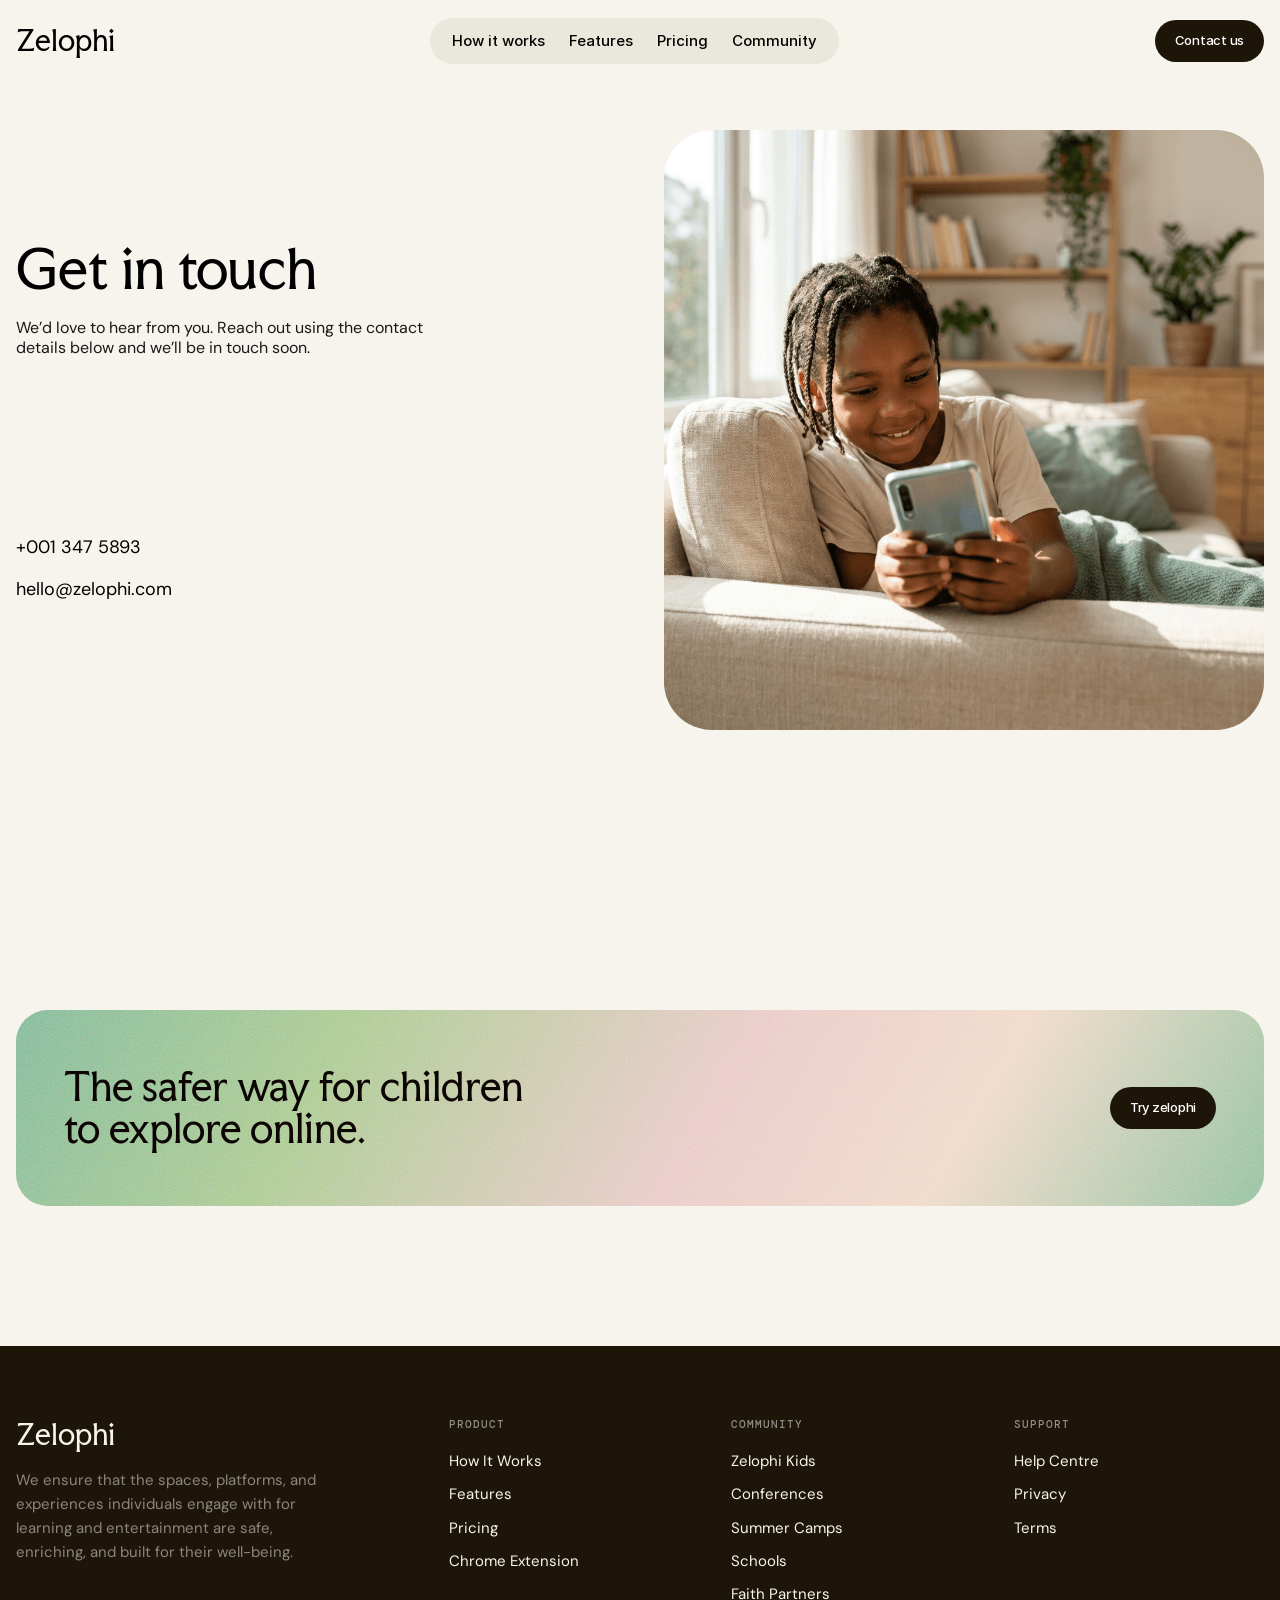
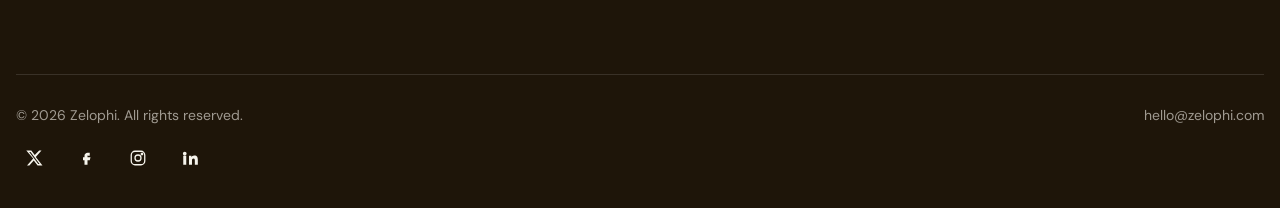
<file: contact.html>
<!doctype html>
<html lang="en">
<head>
<meta charset="utf-8">
<meta name="viewport" content="width=device-width, initial-scale=1">
<title>Zelophi — Contact</title>
<meta name="description" content="Making digital parenting easier.">
<link rel="icon" href="assets/images/Ye9JziiYfLJmm2CBOEYzfCApOD0.png">
<link rel="stylesheet" href="css/fonts.css">
<link rel="stylesheet" href="css/styles.css">
</head>
<body>

<header class="site-header">
  <div class="site-header__inner">
    <a href="index.html" class="logo">Zelophi</a>
    <nav class="nav-pill">
      <a href="index.html#how-it-works">How it works</a>
      <a href="index.html#FEATURES">Features</a>
      <a href="index.html#Pricing">Pricing</a>
      <a href="community.html">Community</a>
    </nav>
    <a href="contact.html" class="btn btn--dark header-cta">Contact us</a>
    <button class="hamburger" aria-label="Open menu" aria-expanded="false">
      <svg viewBox="0 0 24 24" fill="none" stroke="currentColor" stroke-width="2" stroke-linecap="round"><line x1="3" y1="7" x2="21" y2="7"/><line x1="3" y1="12" x2="21" y2="12"/><line x1="3" y1="17" x2="21" y2="17"/></svg>
    </button>
  </div>
  <nav class="mobile-nav container">
    <a href="index.html#how-it-works">How it works</a>
    <a href="index.html#FEATURES">Features</a>
    <a href="index.html#Pricing">Pricing</a>
    <a href="community.html">Community</a>
    <a href="contact.html" class="btn btn--green btn--block">Contact us&#8599;</a>
  </nav>
</header>

<main>
  <section class="contact-hero">
    <div class="reveal">
      <h1>Get in touch</h1>
      <p class="contact-hero__intro">We&rsquo;d love to hear from you. Reach out using the contact details below and we&rsquo;ll be in touch soon.</p>
      <div class="contact-hero__detail"><a href="tel:+0013475893">+001 347 5893</a></div>
      <div class="contact-hero__detail"><a href="mailto:hello@zelophi.com">hello@zelophi.com</a></div>
    </div>
    <div class="contact-hero__photo reveal">
      <img src="assets/images/HaLeB738mRi3vm7dLfC4guDzMA.png" alt="Child relaxing on a sofa using a phone">
    </div>
  </section>

  <!-- FINAL CTA (shared) -->
  <div class="cta-band reveal">
    <div class="cta-band__inner">
      <h2>The safer way for children to explore online.</h2>
      <a href="contact.html" class="btn btn--dark">Try zelophi</a>
    </div>
  </div>
</main>

<footer class="site-footer">
  <div class="footer-top">
    <div class="footer-brand">
      <div class="logo">Zelophi</div>
      <p>We ensure that the spaces, platforms, and experiences individuals engage with for learning and entertainment are safe, enriching, and built for their well-being.</p>
    </div>
    <div class="footer-col">
      <h4>Product</h4>
      <ul>
        <li><a href="index.html#how-it-works">How It Works</a></li>
        <li><a href="index.html#FEATURES">Features</a></li>
        <li><a href="index.html#Pricing">Pricing</a></li>
        <li><a href="#">Chrome Extension</a></li>
      </ul>
    </div>
    <div class="footer-col">
      <h4>Community</h4>
      <ul>
        <li><a href="community.html">Zelophi Kids</a></li>
        <li><a href="#">Conferences</a></li>
        <li><a href="#">Summer Camps</a></li>
        <li><a href="#">Schools</a></li>
        <li><a href="#">Faith Partners</a></li>
      </ul>
    </div>
    <div class="footer-col">
      <h4>Support</h4>
      <ul>
        <li><a href="#">Help Centre</a></li>
        <li><a href="#">Privacy</a></li>
        <li><a href="#">Terms</a></li>
      </ul>
    </div>
  </div>
  <div class="footer-bottom">
    <p>&copy; 2026 Zelophi. All rights reserved.</p>
    <p><a href="mailto:hello@zelophi.com">hello@zelophi.com</a></p>
    <div class="footer-social">
      <a href="#" aria-label="X"><svg width="18" height="18" viewBox="0 0 24 24" fill="currentColor"><path d="M18.9 2H22l-7.6 8.7L23.3 22H16.8l-5.1-6.7L5.8 22H2.7l8.2-9.3L1.7 2h6.7l4.6 6.1L18.9 2Zm-1.2 18h1.7L7.4 3.9H5.6L17.7 20Z"/></svg></a>
      <a href="#" aria-label="Facebook"><svg width="18" height="18" viewBox="0 0 24 24" fill="currentColor"><path d="M14 9h3V5h-3c-2.2 0-4 1.8-4 4v2H8v4h2v6h4v-6h3l1-4h-4V9c0-.6.4-1 1-1Z"/></svg></a>
      <a href="#" aria-label="Instagram"><svg width="18" height="18" viewBox="0 0 24 24" fill="none" stroke="currentColor" stroke-width="1.7"><rect x="3" y="3" width="18" height="18" rx="5"/><circle cx="12" cy="12" r="4"/><circle cx="17.3" cy="6.7" r="1"/></svg></a>
      <a href="#" aria-label="LinkedIn"><svg width="18" height="18" viewBox="0 0 24 24" fill="currentColor"><path d="M4.98 3.5a2.5 2.5 0 1 1 0 5 2.5 2.5 0 0 1 0-5ZM3 9h4v12H3V9Zm7 0h3.8v1.7h.05c.53-1 1.84-2.05 3.8-2.05 4.06 0 4.8 2.67 4.8 6.14V21h-4v-5.3c0-1.26-.02-2.9-1.77-2.9-1.77 0-2.04 1.38-2.04 2.8V21h-4V9Z"/></svg></a>
    </div>
  </div>
</footer>

<script src="js/main.js"></script>
</body>
</html>
</file>
<file: css/fonts.css>
@font-face {
  font-family: "DM Sans";
  font-style: italic;
  font-weight: 400;
  font-display: swap;
  src: url("../assets/fonts/DMSans-400Italic.woff2") format("woff2");
  unicode-range: U+0100-02BA, U+02BD-02C5, U+02C7-02CC, U+02CE-02D7, U+02DD-02FF, U+0304, U+0308, U+0329, U+1D00-1DBF, U+1E00-1E9F, U+1EF2-1EFF, U+2020, U+20A0-20AB, U+20AD-20C0, U+2113, U+2C60-2C7F, U+A720-A7FF;
}

@font-face {
  font-family: "DM Sans";
  font-style: italic;
  font-weight: 400;
  font-display: swap;
  src: url("../assets/fonts/DMSans-400Italic-2.woff2") format("woff2");
  unicode-range: U+0000-00FF, U+0131, U+0152-0153, U+02BB-02BC, U+02C6, U+02DA, U+02DC, U+0304, U+0308, U+0329, U+2000-206F, U+20AC, U+2122, U+2191, U+2193, U+2212, U+2215, U+FEFF, U+FFFD;
}

@font-face {
  font-family: "DM Sans";
  font-style: normal;
  font-weight: 600;
  font-display: swap;
  src: url("../assets/fonts/DMSans-600.woff2") format("woff2");
  unicode-range: U+0100-02BA, U+02BD-02C5, U+02C7-02CC, U+02CE-02D7, U+02DD-02FF, U+0304, U+0308, U+0329, U+1D00-1DBF, U+1E00-1E9F, U+1EF2-1EFF, U+2020, U+20A0-20AB, U+20AD-20C0, U+2113, U+2C60-2C7F, U+A720-A7FF;
}

@font-face {
  font-family: "DM Sans";
  font-style: normal;
  font-weight: 600;
  font-display: swap;
  src: url("../assets/fonts/DMSans-600-2.woff2") format("woff2");
  unicode-range: U+0000-00FF, U+0131, U+0152-0153, U+02BB-02BC, U+02C6, U+02DA, U+02DC, U+0304, U+0308, U+0329, U+2000-206F, U+20AC, U+2122, U+2191, U+2193, U+2212, U+2215, U+FEFF, U+FFFD;
}

@font-face {
  font-family: "Faculty Glyphic";
  font-style: normal;
  font-weight: 400;
  font-display: swap;
  src: url("../assets/fonts/FacultyGlyphic-400.woff2") format("woff2");
  unicode-range: U+0100-02BA, U+02BD-02C5, U+02C7-02CC, U+02CE-02D7, U+02DD-02FF, U+0304, U+0308, U+0329, U+1D00-1DBF, U+1E00-1E9F, U+1EF2-1EFF, U+2020, U+20A0-20AB, U+20AD-20C0, U+2113, U+2C60-2C7F, U+A720-A7FF;
}

@font-face {
  font-family: "Faculty Glyphic";
  font-style: normal;
  font-weight: 400;
  font-display: swap;
  src: url("../assets/fonts/FacultyGlyphic-400-2.woff2") format("woff2");
  unicode-range: U+0000-00FF, U+0131, U+0152-0153, U+02BB-02BC, U+02C6, U+02DA, U+02DC, U+0304, U+0308, U+0329, U+2000-206F, U+20AC, U+2122, U+2191, U+2193, U+2212, U+2215, U+FEFF, U+FFFD;
}

@font-face {
  font-family: "DM Mono";
  font-style: normal;
  font-weight: 400;
  font-display: swap;
  src: url("../assets/fonts/DMMono-400.woff2") format("woff2");
  unicode-range: U+0100-02BA, U+02BD-02C5, U+02C7-02CC, U+02CE-02D7, U+02DD-02FF, U+0304, U+0308, U+0329, U+1D00-1DBF, U+1E00-1E9F, U+1EF2-1EFF, U+2020, U+20A0-20AB, U+20AD-20C0, U+2113, U+2C60-2C7F, U+A720-A7FF;
}

@font-face {
  font-family: "DM Mono";
  font-style: normal;
  font-weight: 400;
  font-display: swap;
  src: url("../assets/fonts/DMMono-400-2.woff2") format("woff2");
  unicode-range: U+0000-00FF, U+0131, U+0152-0153, U+02BB-02BC, U+02C6, U+02DA, U+02DC, U+0304, U+0308, U+0329, U+2000-206F, U+20AC, U+2122, U+2191, U+2193, U+2212, U+2215, U+FEFF, U+FFFD;
}

@font-face {
  font-family: "DM Mono";
  font-style: normal;
  font-weight: 500;
  font-display: swap;
  src: url("../assets/fonts/DMMono-500.woff2") format("woff2");
  unicode-range: U+0100-02BA, U+02BD-02C5, U+02C7-02CC, U+02CE-02D7, U+02DD-02FF, U+0304, U+0308, U+0329, U+1D00-1DBF, U+1E00-1E9F, U+1EF2-1EFF, U+2020, U+20A0-20AB, U+20AD-20C0, U+2113, U+2C60-2C7F, U+A720-A7FF;
}

@font-face {
  font-family: "DM Mono";
  font-style: normal;
  font-weight: 500;
  font-display: swap;
  src: url("../assets/fonts/DMMono-500-2.woff2") format("woff2");
  unicode-range: U+0000-00FF, U+0131, U+0152-0153, U+02BB-02BC, U+02C6, U+02DA, U+02DC, U+0304, U+0308, U+0329, U+2000-206F, U+20AC, U+2122, U+2191, U+2193, U+2212, U+2215, U+FEFF, U+FFFD;
}

@font-face {
  font-family: "DM Sans";
  font-style: normal;
  font-weight: 500;
  font-display: swap;
  src: url("../assets/fonts/DMSans-500.woff2") format("woff2");
}

@font-face {
  font-family: "DM Sans";
  font-style: normal;
  font-weight: 700;
  font-display: swap;
  src: url("../assets/fonts/DMSans-700.woff2") format("woff2");
}

@font-face {
  font-family: "DM Sans";
  font-style: normal;
  font-weight: 400;
  font-display: swap;
  src: url("../assets/fonts/DMSans-400.woff2") format("woff2");
}

@font-face {
  font-family: "Inter";
  font-style: normal;
  font-weight: 400;
  font-display: swap;
  src: url("../assets/fonts/Inter-400.woff2") format("woff2");
  unicode-range: U+0460-052F, U+1C80-1C88, U+20B4, U+2DE0-2DFF, U+A640-A69F, U+FE2E-FE2F;
}

@font-face {
  font-family: "Inter";
  font-style: normal;
  font-weight: 400;
  font-display: swap;
  src: url("../assets/fonts/Inter-400-2.woff2") format("woff2");
  unicode-range: U+0301, U+0400-045F, U+0490-0491, U+04B0-04B1, U+2116;
}

@font-face {
  font-family: "Inter";
  font-style: normal;
  font-weight: 400;
  font-display: swap;
  src: url("../assets/fonts/Inter-400-3.woff2") format("woff2");
  unicode-range: U+1F00-1FFF;
}

@font-face {
  font-family: "Inter";
  font-style: normal;
  font-weight: 400;
  font-display: swap;
  src: url("../assets/fonts/Inter-400-4.woff2") format("woff2");
  unicode-range: U+0370-03FF;
}

@font-face {
  font-family: "Inter";
  font-style: normal;
  font-weight: 400;
  font-display: swap;
  src: url("../assets/fonts/Inter-400-5.woff2") format("woff2");
  unicode-range: U+0100-024F, U+0259, U+1E00-1EFF, U+2020, U+20A0-20AB, U+20AD-20CF, U+2113, U+2C60-2C7F, U+A720-A7FF;
}

@font-face {
  font-family: "Inter";
  font-style: normal;
  font-weight: 400;
  font-display: swap;
  src: url("../assets/fonts/Inter-400-6.woff2") format("woff2");
  unicode-range: U+0000-00FF, U+0131, U+0152-0153, U+02BB-02BC, U+02C6, U+02DA, U+02DC, U+2000-206F, U+2070, U+2074-207E, U+2080-208E, U+20AC, U+2122, U+2191, U+2193, U+2212, U+2215, U+FEFF, U+FFFD;
}

@font-face {
  font-family: "Inter";
  font-style: normal;
  font-weight: 400;
  font-display: swap;
  src: url("../assets/fonts/Inter-400-7.woff2") format("woff2");
  unicode-range: U+0102-0103, U+0110-0111, U+0128-0129, U+0168-0169, U+01A0-01A1, U+01AF-01B0, U+1EA0-1EF9, U+20AB;
}

@font-face {
  font-family: "Inter";
  font-style: normal;
  font-weight: 500;
  font-display: swap;
  src: url("../assets/fonts/Inter-500.woff2") format("woff2");
  unicode-range: U+0460-052F, U+1C80-1C88, U+20B4, U+2DE0-2DFF, U+A640-A69F, U+FE2E-FE2F;
}

@font-face {
  font-family: "Inter";
  font-style: normal;
  font-weight: 500;
  font-display: swap;
  src: url("../assets/fonts/Inter-500-2.woff2") format("woff2");
  unicode-range: U+0301, U+0400-045F, U+0490-0491, U+04B0-04B1, U+2116;
}

@font-face {
  font-family: "Inter";
  font-style: normal;
  font-weight: 500;
  font-display: swap;
  src: url("../assets/fonts/Inter-500-3.woff2") format("woff2");
  unicode-range: U+1F00-1FFF;
}

@font-face {
  font-family: "Inter";
  font-style: normal;
  font-weight: 500;
  font-display: swap;
  src: url("../assets/fonts/Inter-500-4.woff2") format("woff2");
  unicode-range: U+0370-03FF;
}

@font-face {
  font-family: "Inter";
  font-style: normal;
  font-weight: 500;
  font-display: swap;
  src: url("../assets/fonts/Inter-500-5.woff2") format("woff2");
  unicode-range: U+0100-024F, U+0259, U+1E00-1EFF, U+2020, U+20A0-20AB, U+20AD-20CF, U+2113, U+2C60-2C7F, U+A720-A7FF;
}

@font-face {
  font-family: "Inter";
  font-style: normal;
  font-weight: 500;
  font-display: swap;
  src: url("../assets/fonts/Inter-500-6.woff2") format("woff2");
  unicode-range: U+0000-00FF, U+0131, U+0152-0153, U+02BB-02BC, U+02C6, U+02DA, U+02DC, U+2000-206F, U+2070, U+2074-207E, U+2080-208E, U+20AC, U+2122, U+2191, U+2193, U+2212, U+2215, U+FEFF, U+FFFD;
}

@font-face {
  font-family: "Inter";
  font-style: normal;
  font-weight: 500;
  font-display: swap;
  src: url("../assets/fonts/Inter-500-7.woff2") format("woff2");
  unicode-range: U+0102-0103, U+0110-0111, U+0128-0129, U+0168-0169, U+01A0-01A1, U+01AF-01B0, U+1EA0-1EF9, U+20AB;
}

@font-face {
  font-family: "Inter";
  font-style: normal;
  font-weight: 700;
  font-display: swap;
  src: url("../assets/fonts/Inter-700.woff2") format("woff2");
  unicode-range: U+0460-052F, U+1C80-1C88, U+20B4, U+2DE0-2DFF, U+A640-A69F, U+FE2E-FE2F;
}

@font-face {
  font-family: "Inter";
  font-style: normal;
  font-weight: 700;
  font-display: swap;
  src: url("../assets/fonts/Inter-700-2.woff2") format("woff2");
  unicode-range: U+0301, U+0400-045F, U+0490-0491, U+04B0-04B1, U+2116;
}

@font-face {
  font-family: "Inter";
  font-style: normal;
  font-weight: 700;
  font-display: swap;
  src: url("../assets/fonts/Inter-700-3.woff2") format("woff2");
  unicode-range: U+1F00-1FFF;
}

@font-face {
  font-family: "Inter";
  font-style: normal;
  font-weight: 700;
  font-display: swap;
  src: url("../assets/fonts/Inter-700-4.woff2") format("woff2");
  unicode-range: U+0370-03FF;
}

@font-face {
  font-family: "Inter";
  font-style: normal;
  font-weight: 700;
  font-display: swap;
  src: url("../assets/fonts/Inter-700-5.woff2") format("woff2");
  unicode-range: U+0100-024F, U+0259, U+1E00-1EFF, U+2020, U+20A0-20AB, U+20AD-20CF, U+2113, U+2C60-2C7F, U+A720-A7FF;
}

@font-face {
  font-family: "Inter";
  font-style: normal;
  font-weight: 700;
  font-display: swap;
  src: url("../assets/fonts/Inter-700-6.woff2") format("woff2");
  unicode-range: U+0000-00FF, U+0131, U+0152-0153, U+02BB-02BC, U+02C6, U+02DA, U+02DC, U+2000-206F, U+2070, U+2074-207E, U+2080-208E, U+20AC, U+2122, U+2191, U+2193, U+2212, U+2215, U+FEFF, U+FFFD;
}

@font-face {
  font-family: "Inter";
  font-style: normal;
  font-weight: 700;
  font-display: swap;
  src: url("../assets/fonts/Inter-700-7.woff2") format("woff2");
  unicode-range: U+0102-0103, U+0110-0111, U+0128-0129, U+0168-0169, U+01A0-01A1, U+01AF-01B0, U+1EA0-1EF9, U+20AB;
}

@font-face {
  font-family: "Inter";
  font-style: italic;
  font-weight: 700;
  font-display: swap;
  src: url("../assets/fonts/Inter-700Italic.woff2") format("woff2");
  unicode-range: U+0460-052F, U+1C80-1C88, U+20B4, U+2DE0-2DFF, U+A640-A69F, U+FE2E-FE2F;
}

@font-face {
  font-family: "Inter";
  font-style: italic;
  font-weight: 700;
  font-display: swap;
  src: url("../assets/fonts/Inter-700Italic-2.woff2") format("woff2");
  unicode-range: U+0301, U+0400-045F, U+0490-0491, U+04B0-04B1, U+2116;
}

@font-face {
  font-family: "Inter";
  font-style: italic;
  font-weight: 700;
  font-display: swap;
  src: url("../assets/fonts/Inter-700Italic-3.woff2") format("woff2");
  unicode-range: U+1F00-1FFF;
}

@font-face {
  font-family: "Inter";
  font-style: italic;
  font-weight: 700;
  font-display: swap;
  src: url("../assets/fonts/Inter-700Italic-4.woff2") format("woff2");
  unicode-range: U+0370-03FF;
}

@font-face {
  font-family: "Inter";
  font-style: italic;
  font-weight: 700;
  font-display: swap;
  src: url("../assets/fonts/Inter-700Italic-5.woff2") format("woff2");
  unicode-range: U+0100-024F, U+0259, U+1E00-1EFF, U+2020, U+20A0-20AB, U+20AD-20CF, U+2113, U+2C60-2C7F, U+A720-A7FF;
}

@font-face {
  font-family: "Inter";
  font-style: italic;
  font-weight: 700;
  font-display: swap;
  src: url("../assets/fonts/Inter-700Italic-6.woff2") format("woff2");
  unicode-range: U+0000-00FF, U+0131, U+0152-0153, U+02BB-02BC, U+02C6, U+02DA, U+02DC, U+2000-206F, U+2070, U+2074-207E, U+2080-208E, U+20AC, U+2122, U+2191, U+2193, U+2212, U+2215, U+FEFF, U+FFFD;
}

@font-face {
  font-family: "Inter";
  font-style: italic;
  font-weight: 700;
  font-display: swap;
  src: url("../assets/fonts/Inter-700Italic-7.woff2") format("woff2");
  unicode-range: U+0102-0103, U+0110-0111, U+0128-0129, U+0168-0169, U+01A0-01A1, U+01AF-01B0, U+1EA0-1EF9, U+20AB;
}

@font-face {
  font-family: "Inter";
  font-style: italic;
  font-weight: 400;
  font-display: swap;
  src: url("../assets/fonts/Inter-400Italic.woff2") format("woff2");
  unicode-range: U+0460-052F, U+1C80-1C88, U+20B4, U+2DE0-2DFF, U+A640-A69F, U+FE2E-FE2F;
}

@font-face {
  font-family: "Inter";
  font-style: italic;
  font-weight: 400;
  font-display: swap;
  src: url("../assets/fonts/Inter-400Italic-2.woff2") format("woff2");
  unicode-range: U+0301, U+0400-045F, U+0490-0491, U+04B0-04B1, U+2116;
}

@font-face {
  font-family: "Inter";
  font-style: italic;
  font-weight: 400;
  font-display: swap;
  src: url("../assets/fonts/Inter-400Italic-3.woff2") format("woff2");
  unicode-range: U+1F00-1FFF;
}

@font-face {
  font-family: "Inter";
  font-style: italic;
  font-weight: 400;
  font-display: swap;
  src: url("../assets/fonts/Inter-400Italic-4.woff2") format("woff2");
  unicode-range: U+0370-03FF;
}

@font-face {
  font-family: "Inter";
  font-style: italic;
  font-weight: 400;
  font-display: swap;
  src: url("../assets/fonts/Inter-400Italic-5.woff2") format("woff2");
  unicode-range: U+0100-024F, U+0259, U+1E00-1EFF, U+2020, U+20A0-20AB, U+20AD-20CF, U+2113, U+2C60-2C7F, U+A720-A7FF;
}

@font-face {
  font-family: "Inter";
  font-style: italic;
  font-weight: 400;
  font-display: swap;
  src: url("../assets/fonts/Inter-400Italic-6.woff2") format("woff2");
  unicode-range: U+0000-00FF, U+0131, U+0152-0153, U+02BB-02BC, U+02C6, U+02DA, U+02DC, U+2000-206F, U+2070, U+2074-207E, U+2080-208E, U+20AC, U+2122, U+2191, U+2193, U+2212, U+2215, U+FEFF, U+FFFD;
}

@font-face {
  font-family: "Inter";
  font-style: italic;
  font-weight: 400;
  font-display: swap;
  src: url("../assets/fonts/Inter-400Italic-7.woff2") format("woff2");
  unicode-range: U+0102-0103, U+0110-0111, U+0128-0129, U+0168-0169, U+01A0-01A1, U+01AF-01B0, U+1EA0-1EF9, U+20AB;
}

@font-face {
  font-family: "Switzer";
  font-style: normal;
  font-weight: 500;
  font-display: swap;
  src: url("../assets/fonts/Switzer-500.woff2") format("woff2");
}

@font-face {
  font-family: "Switzer";
  font-style: normal;
  font-weight: 400;
  font-display: swap;
  src: url("../assets/fonts/Switzer-400.woff2") format("woff2");
}
</file>
<file: css/styles.css>
/* =========================================================
   Zelophi — clone stylesheet
   Design tokens sourced from design-system.md (measured, not guessed)
   ========================================================= */

:root {
  /* Surface */
  --cream-bg: #F6F4EC;
  --cream-bg-light: #F9F7F1;
  --cream-bg-muted: #E9E7DB;
  --cream-bg-soft: #F2EFEA;
  --white: #FFFFFF;
  --nav-pill-bg: rgba(216, 212, 195, 0.4);

  /* Ink */
  --ink-900: #1E1509;
  --ink-800: #2F210F;
  --ink-black: #000000;
  --ink-soft-black: #191919;
  --ink-warm-black: #0D0503;

  /* Brand */
  --brand-green: #24AE79;
  --brand-green-dark: #1c8f63;
  --mint-bg: #EDFAF4;

  /* Status */
  --success-bg: #EDFAF4;
  --success-icon: #24AE79;
  --error-bg: #FEF2F2;
  --error-icon: #EF4444;
  --neutral-bg: #F3F4F6;
  --neutral-icon: #6E6E7A;

  /* Community age-group accents (Zelophi Kids) */
  --ruby: #9C2B3A;
  --ruby-bg: #FBEAEC;
  --beryl: #3E8E86;
  --beryl-bg: #E9F5F3;
  --amber: #C77D1D;
  --amber-bg: #FBF1DE;

  /* Type */
  --font-display: "Faculty Glyphic", "Faculty Glyphic Placeholder", serif;
  --font-body: "DM Sans", "DM Sans Placeholder", sans-serif;
  --font-mono: "DM Mono", monospace;
  --font-ui: "Inter", "Inter Placeholder", sans-serif;
  --font-switzer: "Switzer", "Switzer Placeholder", sans-serif;

  /* Radius */
  --radius-sm: 6px;
  --radius-md: 12px;
  --radius-lg: 16px;
  --radius-xl: 19px;
  --radius-2xl: 32px;
  --radius-3xl: 48px;
  --radius-pill: 9999px;

  /* Layout */
  --container-max: 1374px;
  --container-pad: 33px;

  --shadow-soft: 0px 1px 4px rgba(0, 0, 0, 0.1);
}

* { box-sizing: border-box; }
html { scroll-behavior: smooth; }

body {
  margin: 0;
  background: var(--cream-bg);
  color: var(--ink-black);
  font-family: var(--font-body);
  font-size: 16px;
  line-height: 1.21;
  -webkit-font-smoothing: antialiased;
  overflow-x: hidden;
}

img { max-width: 100%; display: block; }
a { color: inherit; text-decoration: none; }
button { font: inherit; cursor: pointer; }
ul { margin: 0; padding: 0; list-style: none; }
p { margin: 0; }

.container {
  max-width: var(--container-max);
  margin: 0 auto;
  padding: 0 var(--container-pad);
}

.visually-hidden {
  position: absolute !important;
  width: 1px; height: 1px;
  overflow: hidden;
  clip: rect(0 0 0 0);
  white-space: nowrap;
}

/* =========================================================
   Reveal-on-scroll (recreation of Framer's scroll-linked fade;
   see design-system.md §9 for the disclosed simplification)
   ========================================================= */
.reveal {
  opacity: 0;
  transform: translateY(24px);
  transition: opacity 0.7s cubic-bezier(.22,.61,.36,1), transform 0.7s cubic-bezier(.22,.61,.36,1);
}
.reveal.is-visible {
  opacity: 1;
  transform: translateY(0);
}
.reveal-scale {
  opacity: 0.001;
  transform: scale(0.7);
  transition: opacity 0.9s cubic-bezier(.34,1.26,.64,1), transform 0.9s cubic-bezier(.34,1.26,.64,1);
}
.reveal-scale.is-visible {
  opacity: 1;
  transform: scale(1);
}

/* =========================================================
   Header / Nav
   ========================================================= */
.site-header {
  position: relative;
  z-index: 100;
  padding: 18px 16px 18px;
}
.site-header__inner {
  max-width: 1408px;
  margin: 0 auto;
  display: flex;
  align-items: center;
  justify-content: space-between;
  gap: 16px;
}
.logo {
  font-family: var(--font-display);
  font-size: 28px;
  color: var(--ink-black);
  white-space: nowrap;
}
.nav-pill {
  display: flex;
  align-items: center;
  gap: 24px;
  background: var(--nav-pill-bg);
  border-radius: var(--radius-pill);
  padding: 14px 22px;
}
.nav-pill a {
  font-family: var(--font-ui);
  font-size: 15px;
  font-weight: 500;
  color: var(--ink-black);
  white-space: nowrap;
}
.btn {
  display: inline-flex;
  align-items: center;
  justify-content: center;
  gap: 6px;
  border-radius: var(--radius-pill);
  font-family: var(--font-ui);
  font-weight: 500;
  font-size: 13px;
  letter-spacing: -0.26px;
  padding: 13px 20px;
  border: none;
  white-space: nowrap;
  transition: opacity .2s ease, transform .2s ease;
}
.btn:hover { opacity: .85; }
.btn:active { transform: scale(0.98); }
.btn--dark { background: var(--ink-900); color: var(--white); }
.btn--green { background: var(--brand-green); color: var(--ink-900); font-family: var(--font-body); font-weight: 600; font-size: 14px; }
.btn--green-lg { background: var(--brand-green); color: var(--ink-900); font-family: var(--font-body); font-weight: 600; font-size: 15px; padding: 16px 28px; }
.btn--switzer { font-family: var(--font-switzer); font-size: 16px; font-weight: 500; padding: 14px 26px; }
.btn--block { width: 100%; }

.hamburger {
  display: none;
  background: none;
  border: none;
  width: 44px;
  height: 44px;
  align-items: center;
  justify-content: center;
}
.hamburger svg { width: 24px; height: 24px; }

.mobile-nav {
  display: none;
  flex-direction: column;
  gap: 0;
  overflow: hidden;
  max-height: 0;
  transition: max-height .35s ease;
}
.mobile-nav.is-open { max-height: 420px; }
.mobile-nav a {
  display: block;
  font-family: var(--font-ui);
  font-size: 22px;
  font-weight: 500;
  padding: 18px 4px;
  border-bottom: 1px solid rgba(0,0,0,.06);
}
.mobile-nav .btn { margin-top: 20px; }

/* =========================================================
   Hero
   ========================================================= */
.hero {
  padding: 24px 16px 0;
}
.hero__headline {
  max-width: 1200px;
  margin: 0 auto;
  display: block;
  width: 100%;
  height: auto;
}
.hero__headline-mobile { display: none; }

.hero__visual-wrap {
  max-width: 1408px;
  margin: 40px auto 0;
}
.hero__visual {
  position: relative;
  border-radius: var(--radius-3xl);
  overflow: hidden;
}
.hero__visual img {
  width: 100%;
  height: auto;
  display: block;
}

.hero__body {
  max-width: 1408px;
  margin: 0 auto;
  padding: 64px 16px 0;
  display: grid;
  grid-template-columns: 1fr 1fr;
  gap: 48px;
  align-items: start;
}
.stat-card {
  background: var(--cream-bg-light);
  border-radius: var(--radius-xl);
  box-shadow: var(--shadow-soft);
  padding: 24px;
  max-width: 340px;
}
.stat-card__badge {
  display: inline-flex;
  align-items: center;
  gap: 8px;
  font-size: 13px;
  color: var(--ink-soft-black);
  margin-bottom: 16px;
}
.stat-card__value {
  font-family: var(--font-body);
  font-size: 40px;
  font-weight: 500;
  color: var(--ink-soft-black);
  display: flex;
  align-items: baseline;
  gap: 4px;
}
.stat-card__value span { font-size: 18px; font-weight: 400; }
.stat-card__bar {
  height: 6px;
  border-radius: var(--radius-pill);
  background: var(--cream-bg-muted);
  margin: 12px 0 8px;
  overflow: hidden;
}
.stat-card__bar i {
  display: block;
  height: 100%;
  width: 82%;
  background: var(--brand-green);
  border-radius: var(--radius-pill);
}
.stat-card__label { font-size: 14px; color: var(--ink-soft-black); }

.hero__copy h2 {
  font-family: var(--font-display);
  font-weight: 400;
  font-size: 53.4px;
  line-height: 1.08;
  letter-spacing: -0.8px;
  color: var(--ink-warm-black);
  margin: 0 0 20px;
}
.hero__copy p {
  font-size: 16px;
  color: var(--ink-black);
  max-width: 460px;
  margin-bottom: 28px;
}

.feature-mini-row {
  display: grid;
  grid-template-columns: 1fr 1fr;
  gap: 16px;
  max-width: 1408px;
  margin: 48px auto 0;
  padding: 0 16px;
}
.feature-mini {
  background: var(--cream-bg-soft);
  border-radius: var(--radius-lg);
  padding: 20px;
}
.feature-mini__title {
  display: flex;
  align-items: center;
  gap: 8px;
  font-size: 17px;
  color: var(--ink-black);
  margin-bottom: 8px;
}
.feature-mini__title svg { flex-shrink: 0; width: 18px; height: 18px; }
.feature-mini p { font-size: 14px; color: var(--ink-soft-black); line-height: 1.4; }

/* =========================================================
   Quote block
   ========================================================= */
.quote {
  max-width: 980px;
  margin: 0 auto;
  padding: 120px 24px;
  text-align: center;
}
.quote p {
  font-family: var(--font-display);
  font-weight: 400;
  font-size: 48px;
  line-height: 1.2;
  letter-spacing: -0.8px;
  color: var(--ink-warm-black);
}

/* =========================================================
   Photo-overlay section
   ========================================================= */
.photo-overlay {
  position: relative;
  max-width: 1408px;
  margin: 0 auto;
  padding: 0 16px;
}
.photo-overlay__frame {
  position: relative;
  border-radius: var(--radius-3xl);
  overflow: hidden;
  min-height: 560px;
  display: flex;
  flex-direction: column;
  justify-content: flex-end;
}
.photo-overlay__frame img {
  position: absolute;
  inset: 0;
  width: 100%;
  height: 100%;
  object-fit: cover;
}
.photo-overlay__frame::after {
  content: "";
  position: absolute;
  inset: 0;
  background: linear-gradient(0deg, rgba(0,0,0,.55) 0%, rgba(0,0,0,0) 45%);
}
.photo-overlay h2 {
  position: relative;
  z-index: 2;
  font-family: var(--font-display);
  font-weight: 400;
  font-size: 44px;
  line-height: 1.08;
  letter-spacing: -0.8px;
  color: var(--white);
  max-width: 640px;
  padding: 0 48px 48px;
  margin: 0;
}

/* =========================================================
   Dark "How it works" panel
   ========================================================= */
.dark-panel {
  max-width: 1408px;
  margin: 24px auto 0;
  padding: 0 16px;
}
.dark-panel__inner {
  background: var(--ink-900);
  border-radius: var(--radius-3xl);
  padding: 80px 48px;
  text-align: center;
}
.eyebrow {
  display: block;
  font-family: var(--font-mono);
  font-size: 13px;
  font-weight: 500;
  letter-spacing: 1.43px;
  text-transform: uppercase;
  color: var(--brand-green);
  margin-bottom: 20px;
}
.dark-panel h2 {
  font-family: var(--font-display);
  font-weight: 400;
  font-size: 53.4px;
  line-height: 1.08;
  letter-spacing: -0.8px;
  color: var(--cream-bg);
  margin: 0 0 56px;
}
.how-grid {
  display: grid;
  grid-template-columns: repeat(4, 1fr);
  gap: 16px;
  text-align: left;
}
.how-card {
  background: var(--cream-bg);
  border-radius: var(--radius-lg);
  padding: 24px;
}
.how-card img { width: 44px; height: 44px; margin-bottom: 28px; }
.how-card h3 {
  font-family: var(--font-display);
  font-weight: 400;
  font-size: 22px;
  color: var(--ink-black);
  margin: 0 0 10px;
  line-height: 1.2;
}
.how-card p { font-size: 14px; color: var(--ink-soft-black); line-height: 1.45; }

/* =========================================================
   Full-bleed photo band
   ========================================================= */
.photo-band {
  max-width: 1408px;
  margin: 24px auto 0;
  padding: 0 16px;
}
.photo-band img {
  width: 100%;
  border-radius: var(--radius-3xl);
  display: block;
}

/* =========================================================
   Section heading (shared: Features / Pricing)
   ========================================================= */
.section-head {
  text-align: center;
  max-width: 720px;
  margin: 0 auto 56px;
}
.section-head h2 {
  font-family: var(--font-display);
  font-weight: 400;
  font-size: 53.4px;
  line-height: 1.08;
  letter-spacing: -0.8px;
  color: var(--ink-black);
  margin: 0 0 16px;
}
.section-head p { font-size: 16px; color: var(--ink-soft-black); }

.features-section { padding: 140px 16px 0; }
.table-wrap {
  max-width: 1217px;
  margin: 0 auto;
  border-radius: var(--radius-lg);
  overflow: hidden;
}
.compare-table { width: 100%; border-collapse: collapse; background: var(--white); }
.compare-table thead tr { background: var(--ink-900); }
.compare-table th {
  font-family: var(--font-mono);
  font-size: 12px;
  font-weight: 500;
  letter-spacing: .6px;
  text-transform: uppercase;
  text-align: left;
  padding: 22px 32px;
  color: rgba(255,255,255,.51);
}
.compare-table th:last-child { color: var(--brand-green); }
.compare-table th.col-center, .compare-table td.col-center { text-align: center; }
.compare-table td {
  padding: 20px 32px;
  font-size: 16px;
  color: var(--ink-black);
  border-bottom: 1px solid rgba(0,0,0,.06);
}
.compare-table tr:last-child td { border-bottom: none; }
.compare-table td.zelophi-col { background: rgba(237,250,244,.5); }
.compare-table img.check-icon { width: 28px; height: 28px; margin: 0 auto; }

.pricing-section { padding: 140px 16px 0; }
.pricing-toggle {
  display: flex;
  justify-content: center;
  margin-bottom: 48px;
}
.pricing-toggle__track {
  display: flex;
  background: var(--cream-bg-muted);
  border-radius: var(--radius-pill);
  padding: 4px;
  gap: 4px;
}
.pricing-toggle__track button {
  border: none;
  background: transparent;
  padding: 10px 20px;
  border-radius: var(--radius-pill);
  font-family: var(--font-body);
  font-size: 14px;
  font-weight: 500;
  color: var(--ink-soft-black);
}
.pricing-toggle__track button.is-active {
  background: var(--brand-green);
  color: var(--ink-900);
}
.pricing-cards {
  max-width: 900px;
  margin: 0 auto;
  display: grid;
  grid-template-columns: 1fr 1fr;
  gap: 24px;
}
.price-card {
  border-radius: var(--radius-xl);
  padding: 32px;
}
.price-card--light { background: var(--white); color: var(--ink-900); }
.price-card--dark { background: var(--ink-800); color: var(--white); }
.price-card__plan {
  font-family: var(--font-mono);
  font-size: 11.8px;
  font-weight: 500;
  letter-spacing: .6px;
  text-transform: uppercase;
  opacity: .7;
  display: block;
  margin-bottom: 8px;
}
.price-card__price {
  font-family: var(--font-display);
  font-size: 43.9px;
  font-weight: 400;
  display: flex;
  align-items: baseline;
  gap: 6px;
  margin-bottom: 4px;
}
.price-card__price small { font-family: var(--font-ui); font-size: 13.7px; font-weight: 400; opacity: .4; }
.price-card__badge { color: var(--brand-green); font-family: var(--font-mono); font-size: 11.8px; margin-bottom: 4px; display: block; }
.price-card__note { font-size: 16px; opacity: .45; margin-bottom: 20px; }
.price-card__desc { font-size: 16px; margin-bottom: 20px; opacity: .8; }
.price-card--light .price-card__desc { opacity: .65; color: var(--ink-soft-black); }
.price-card__list { margin-bottom: 28px; }
.price-card__list li {
  display: flex;
  align-items: flex-start;
  gap: 10px;
  font-size: 15px;
  padding: 8px 0;
}
.price-card__list li svg { flex-shrink: 0; margin-top: 3px; }

/* =========================================================
   FAQ
   ========================================================= */
.faq-section { padding: 140px 16px 0; }
.faq-layout {
  max-width: 1374px;
  margin: 0 auto;
  display: grid;
  grid-template-columns: 1fr 1.6fr;
  gap: 48px;
  align-items: start;
}
.faq-layout h2 {
  font-family: var(--font-display);
  font-weight: 400;
  font-size: 53.4px;
  line-height: 1.1;
  color: var(--ink-black);
  margin: 0;
}
.faq-item {
  background: transparent;
  border-radius: var(--radius-md);
  margin-bottom: 8px;
  overflow: hidden;
  transition: background .2s ease;
}
.faq-item.is-open { background: var(--white); }
.faq-item__q {
  width: 100%;
  display: flex;
  align-items: center;
  justify-content: space-between;
  gap: 16px;
  background: var(--white);
  border: none;
  text-align: left;
  padding: 22px 24px;
  font-family: var(--font-switzer);
  font-size: 16px;
  font-weight: 500;
  color: var(--ink-soft-black);
}
.faq-item__icon { flex-shrink: 0; width: 18px; height: 18px; position: relative; }
.faq-item__icon::before, .faq-item__icon::after {
  content: "";
  position: absolute;
  background: var(--ink-soft-black);
  transition: transform .2s ease;
}
.faq-item__icon::before { width: 100%; height: 2px; top: 50%; left: 0; transform: translateY(-50%); }
.faq-item__icon::after { width: 2px; height: 100%; top: 0; left: 50%; transform: translateX(-50%); }
.faq-item.is-open .faq-item__icon::after { transform: translateX(-50%) scaleY(0); }
.faq-item__a {
  max-height: 0;
  overflow: hidden;
  background: var(--white);
  transition: max-height .3s ease;
}
.faq-item.is-open .faq-item__a { max-height: 200px; }
.faq-item__a p {
  padding: 0 24px 22px;
  font-family: var(--font-switzer);
  font-size: 16px;
  line-height: 1.7;
  color: var(--ink-soft-black);
}

/* =========================================================
   Final CTA band
   ========================================================= */
.cta-band {
  max-width: 1408px;
  margin: 140px auto;
  padding: 0 16px;
}
.cta-band__inner {
  position: relative;
  border-radius: var(--radius-2xl);
  overflow: hidden;
  padding: 56px 48px;
  min-height: 160px;
  display: flex;
  align-items: center;
  justify-content: space-between;
  gap: 24px;
  flex-wrap: wrap;
  background: linear-gradient(120deg, #7fb896 0%, #a9c98f 25%, #e9c9c6 55%, #f0d9c8 75%, #8fbf9a 100%);
}
.cta-band__inner::before {
  content: "";
  position: absolute;
  inset: 0;
  opacity: .5;
  mix-blend-mode: overlay;
  background-image: url("data:image/svg+xml;utf8,<svg xmlns='http://www.w3.org/2000/svg' width='100' height='100'><filter id='n'><feTurbulence type='fractalNoise' baseFrequency='0.9' numOctaves='2' stitchTiles='stitch'/></filter><rect width='100%25' height='100%25' filter='url(%23n)'/></svg>");
}
.cta-band h2 {
  position: relative;
  font-family: var(--font-display);
  font-weight: 400;
  font-size: 38px;
  line-height: 1.1;
  color: var(--ink-warm-black);
  margin: 0;
  max-width: 480px;
}
.cta-band .btn { position: relative; }

/* =========================================================
   Footer
   ========================================================= */
.site-footer {
  background: var(--ink-900);
  margin-top: 0;
  padding: 72px 16px 32px;
}
.footer-top {
  max-width: 1374px;
  margin: 0 auto;
  display: grid;
  grid-template-columns: 1.6fr 1fr 1fr 1fr;
  gap: 32px;
  padding-bottom: 56px;
}
.footer-brand .logo { color: var(--cream-bg); margin-bottom: 16px; }
.footer-brand p {
  font-size: 15px;
  line-height: 1.6;
  color: rgba(246,244,236,.51);
  max-width: 320px;
}
.footer-col h4 {
  font-family: var(--font-mono);
  font-size: 11px;
  font-weight: 500;
  letter-spacing: 1px;
  text-transform: uppercase;
  color: rgba(255,255,255,.51);
  margin: 0 0 20px;
}
.footer-col ul li { margin-bottom: 14px; }
.footer-col a { font-size: 15px; color: var(--cream-bg); }
.footer-bottom {
  max-width: 1374px;
  margin: 0 auto;
  padding-top: 32px;
  border-top: 1px solid rgba(255,255,255,.12);
  display: flex;
  align-items: center;
  justify-content: space-between;
  flex-wrap: wrap;
  gap: 16px;
}
.footer-social { display: flex; gap: 16px; order: 3; width: 100%; }
.footer-social a {
  width: 36px; height: 36px;
  display: flex; align-items: center; justify-content: center;
  border-radius: var(--radius-pill);
  color: var(--cream-bg);
}
.footer-bottom p { font-size: 14px; color: rgba(246,244,236,.6); }

/* =========================================================
   Contact page
   ========================================================= */
.contact-hero {
  max-width: 1374px;
  margin: 0 auto;
  padding: 48px 16px 140px;
  display: grid;
  grid-template-columns: 1fr 1fr;
  gap: 48px;
  align-items: center;
}
.contact-hero h1 {
  font-family: var(--font-display);
  font-weight: 400;
  font-size: 53.4px;
  line-height: 1.1;
  color: var(--ink-black);
  margin: 0 0 20px;
}
.contact-hero__intro { font-size: 16px; color: var(--ink-soft-black); max-width: 420px; margin-bottom: 180px; }
.contact-hero__detail { margin-bottom: 20px; }
.contact-hero__detail a { font-size: 18px; color: var(--ink-black); }
.contact-hero__photo {
  border-radius: var(--radius-3xl);
  overflow: hidden;
}
.contact-hero__photo img { width: 100%; height: 100%; object-fit: cover; }

/* =========================================================
   Community page
   ========================================================= */
.community-hero {
  max-width: var(--container-max);
  margin: 0 auto;
  padding: 48px 16px 0;
  display: grid;
  grid-template-columns: 1fr 1fr;
  gap: 56px;
  align-items: center;
}
.community-hero__copy { max-width: 520px; }
.community-hero h1 {
  font-family: var(--font-display);
  font-weight: 400;
  font-size: 44px;
  line-height: 1.12;
  letter-spacing: -0.6px;
  color: var(--ink-warm-black);
  margin: 0 0 24px;
}
.community-hero__lede {
  font-size: 18px;
  line-height: 1.5;
  color: var(--ink-soft-black);
  margin: 0 0 12px;
}
.community-hero__sub {
  font-family: var(--font-mono);
  font-size: 13px;
  letter-spacing: 0.4px;
  color: var(--neutral-icon);
  margin: 0 0 32px;
}
.community-hero__visual {
  border-radius: var(--radius-3xl);
  overflow: hidden;
  aspect-ratio: 4 / 3.3;
}
.community-hero__visual img { width: 100%; height: 100%; object-fit: cover; display: block; }

.program-section { padding: 140px 16px 0; }
.program-section--tight { padding-top: 96px; }

.icon-badge {
  width: 44px;
  height: 44px;
  border-radius: var(--radius-md);
  display: flex;
  align-items: center;
  justify-content: center;
  margin-bottom: 20px;
}
.icon-badge svg { width: 22px; height: 22px; }

.age-grid {
  display: grid;
  grid-template-columns: repeat(4, 1fr);
  gap: 16px;
  max-width: var(--container-max);
  margin: 0 auto;
}
.age-card {
  background: var(--cream-bg-soft);
  border-radius: var(--radius-lg);
  padding: 24px;
  border-top: 4px solid var(--accent, var(--brand-green));
}
.age-card .icon-badge { background: var(--accent-bg, var(--mint-bg)); margin-bottom: 20px; }
.age-card__age {
  display: inline-block;
  font-family: var(--font-mono);
  font-size: 11px;
  font-weight: 500;
  letter-spacing: 0.6px;
  text-transform: uppercase;
  color: var(--accent, var(--brand-green));
  background: var(--accent-bg, var(--mint-bg));
  border-radius: var(--radius-pill);
  padding: 4px 12px;
  margin-bottom: 16px;
}
.age-card h3 {
  font-family: var(--font-display);
  font-weight: 400;
  font-size: 24px;
  color: var(--ink-black);
  margin: 0 0 10px;
}
.age-card p { font-size: 14px; line-height: 1.5; color: var(--ink-soft-black); }
.age-card--ruby   { --accent: var(--ruby);   --accent-bg: var(--ruby-bg); }
.age-card--beryl  { --accent: var(--beryl);  --accent-bg: var(--beryl-bg); }
.age-card--amber  { --accent: var(--amber);  --accent-bg: var(--amber-bg); }
.age-card--emerald{ --accent: var(--brand-green); --accent-bg: var(--mint-bg); }

.how-grid--3 { grid-template-columns: repeat(3, 1fr); }
.how-card .icon-badge { margin-bottom: 24px; }

.inclusion-panel {
  max-width: 760px;
  margin: 0 auto;
  text-align: center;
}
.inclusion-list {
  display: inline-flex;
  flex-direction: column;
  align-items: flex-start;
  gap: 4px;
  margin: 32px auto;
  text-align: left;
}
.inclusion-list li {
  display: flex;
  align-items: flex-start;
  gap: 10px;
  font-size: 16px;
  color: var(--ink-black);
  padding: 8px 0;
}
.inclusion-list li svg { flex-shrink: 0; margin-top: 3px; }
.inclusion-note { font-size: 15px; color: var(--neutral-icon); margin-bottom: 40px; }
.program-details {
  font-family: var(--font-mono);
  font-size: 13px;
  letter-spacing: 0.4px;
  color: var(--ink-soft-black);
  margin-bottom: 24px;
}
.program-details strong { color: var(--ink-black); font-weight: 500; }

.cta-band h2.cta-band__wide { max-width: 640px; }

/* =========================================================
   Responsive
   ========================================================= */
@media (max-width: 1199px) {
  .hero__copy h2, .dark-panel h2, .section-head h2, .photo-overlay h2, .faq-layout h2, .contact-hero h1 {
    font-size: 44px;
  }
  .quote p { font-size: 38px; }
  .how-grid { grid-template-columns: repeat(2, 1fr); }
  .community-hero h1 { font-size: 36px; }
  .age-grid { grid-template-columns: repeat(2, 1fr); }
}

@media (max-width: 990px) {
  .hero__body { grid-template-columns: 1fr; }
  .feature-mini-row { grid-template-columns: 1fr; }
  .faq-layout { grid-template-columns: 1fr; }
  .footer-top { grid-template-columns: 1fr 1fr; }
  .contact-hero { grid-template-columns: 1fr; }
  .contact-hero__photo { order: -1; height: 320px; }
  .cta-band { margin: 100px auto; }
  .cta-band__inner { flex-direction: column; align-items: flex-start; text-align: left; }
  .community-hero { grid-template-columns: 1fr; gap: 40px; }
  .community-hero__copy { max-width: 100%; }
  .community-hero__visual { aspect-ratio: 16 / 9; }
}

@media (max-width: 767px) {
  .nav-pill { display: none; }
  .hamburger { display: flex; }
  .mobile-nav { display: flex; }
  .header-cta { display: none; }

  .hero__headline { display: none; }
  .hero__headline-mobile { display: block; }

  .hero__copy h2, .dark-panel h2, .section-head h2, .faq-layout h2, .contact-hero h1 { font-size: 36px; letter-spacing: -0.8px; }
  .photo-overlay h2 { font-size: 30px; padding: 32px 24px; }
  .quote { padding: 72px 20px; }
  .quote p { font-size: 28px; }
  .dark-panel__inner { padding: 48px 24px; border-radius: var(--radius-2xl); }
  .how-grid { grid-template-columns: 1fr; }
  .section-head { margin-bottom: 40px; }
  .features-section, .pricing-section, .faq-section { padding-top: 80px; }
  .cta-band { margin: 80px auto; }
  .table-wrap { overflow-x: auto; }
  .compare-table { min-width: 560px; }
  .pricing-cards { grid-template-columns: 1fr; }
  .footer-top { grid-template-columns: 1fr; gap: 40px; }
  .cta-band__inner { padding: 40px 28px; }
  .photo-overlay__frame { min-height: 420px; }

  .community-hero { padding-top: 32px; }
  .community-hero h1 { font-size: 30px; }
  .community-hero__lede { font-size: 16px; }
  .program-section { padding-top: 80px; }
  .program-section--tight { padding-top: 56px; }
  .age-grid { grid-template-columns: 1fr; }
}
</file>
